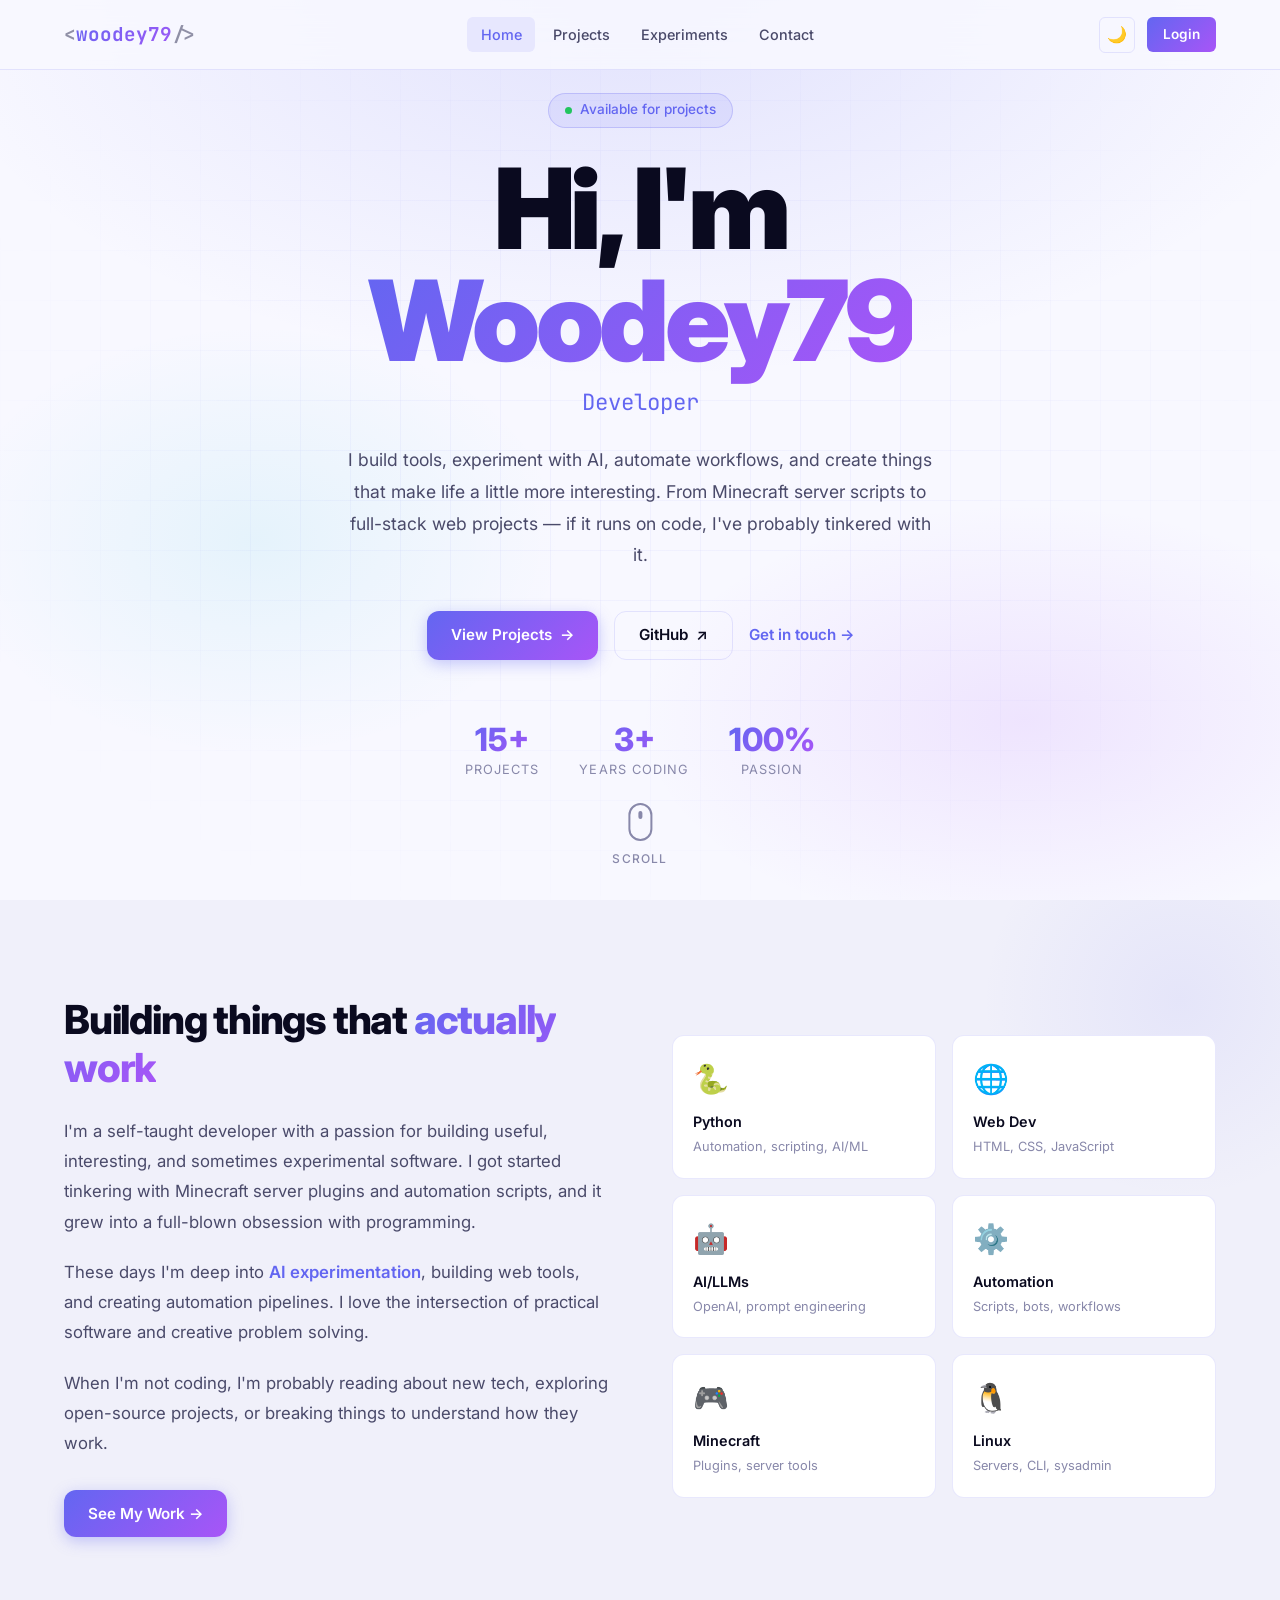
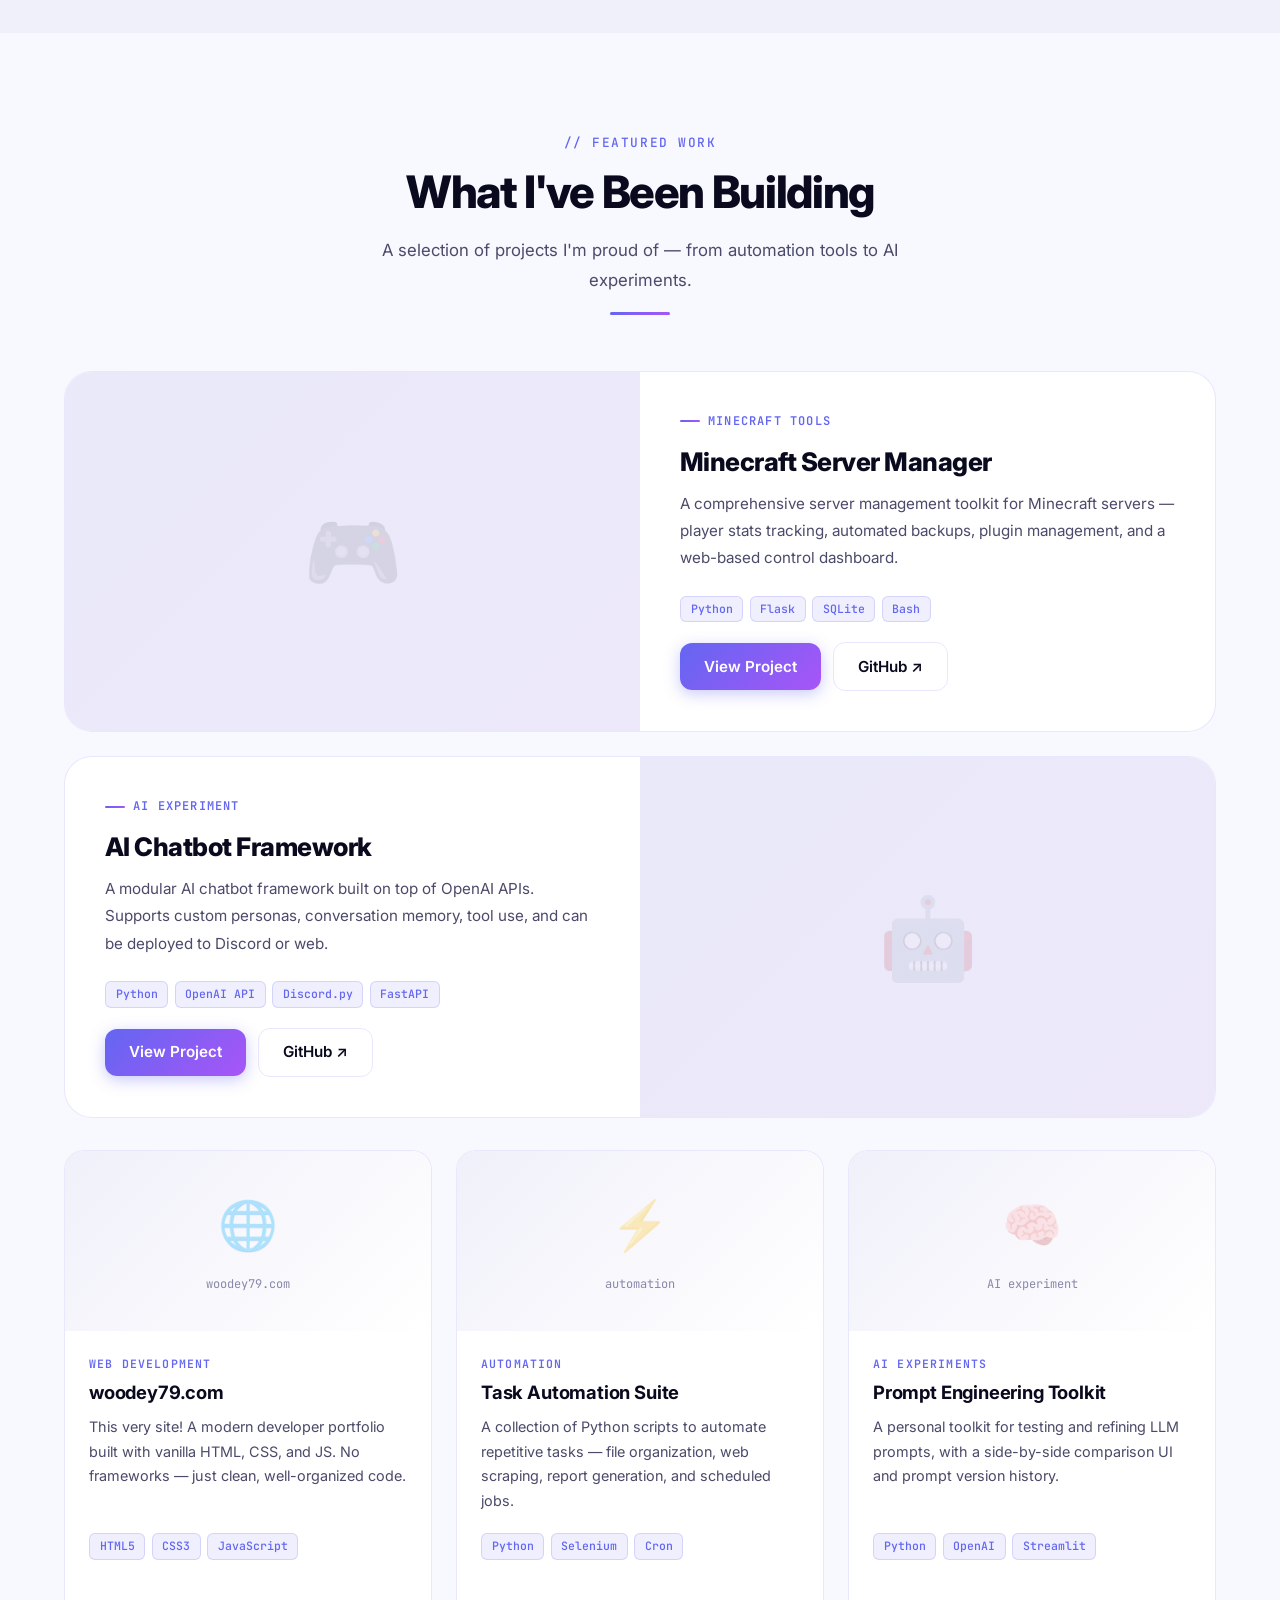
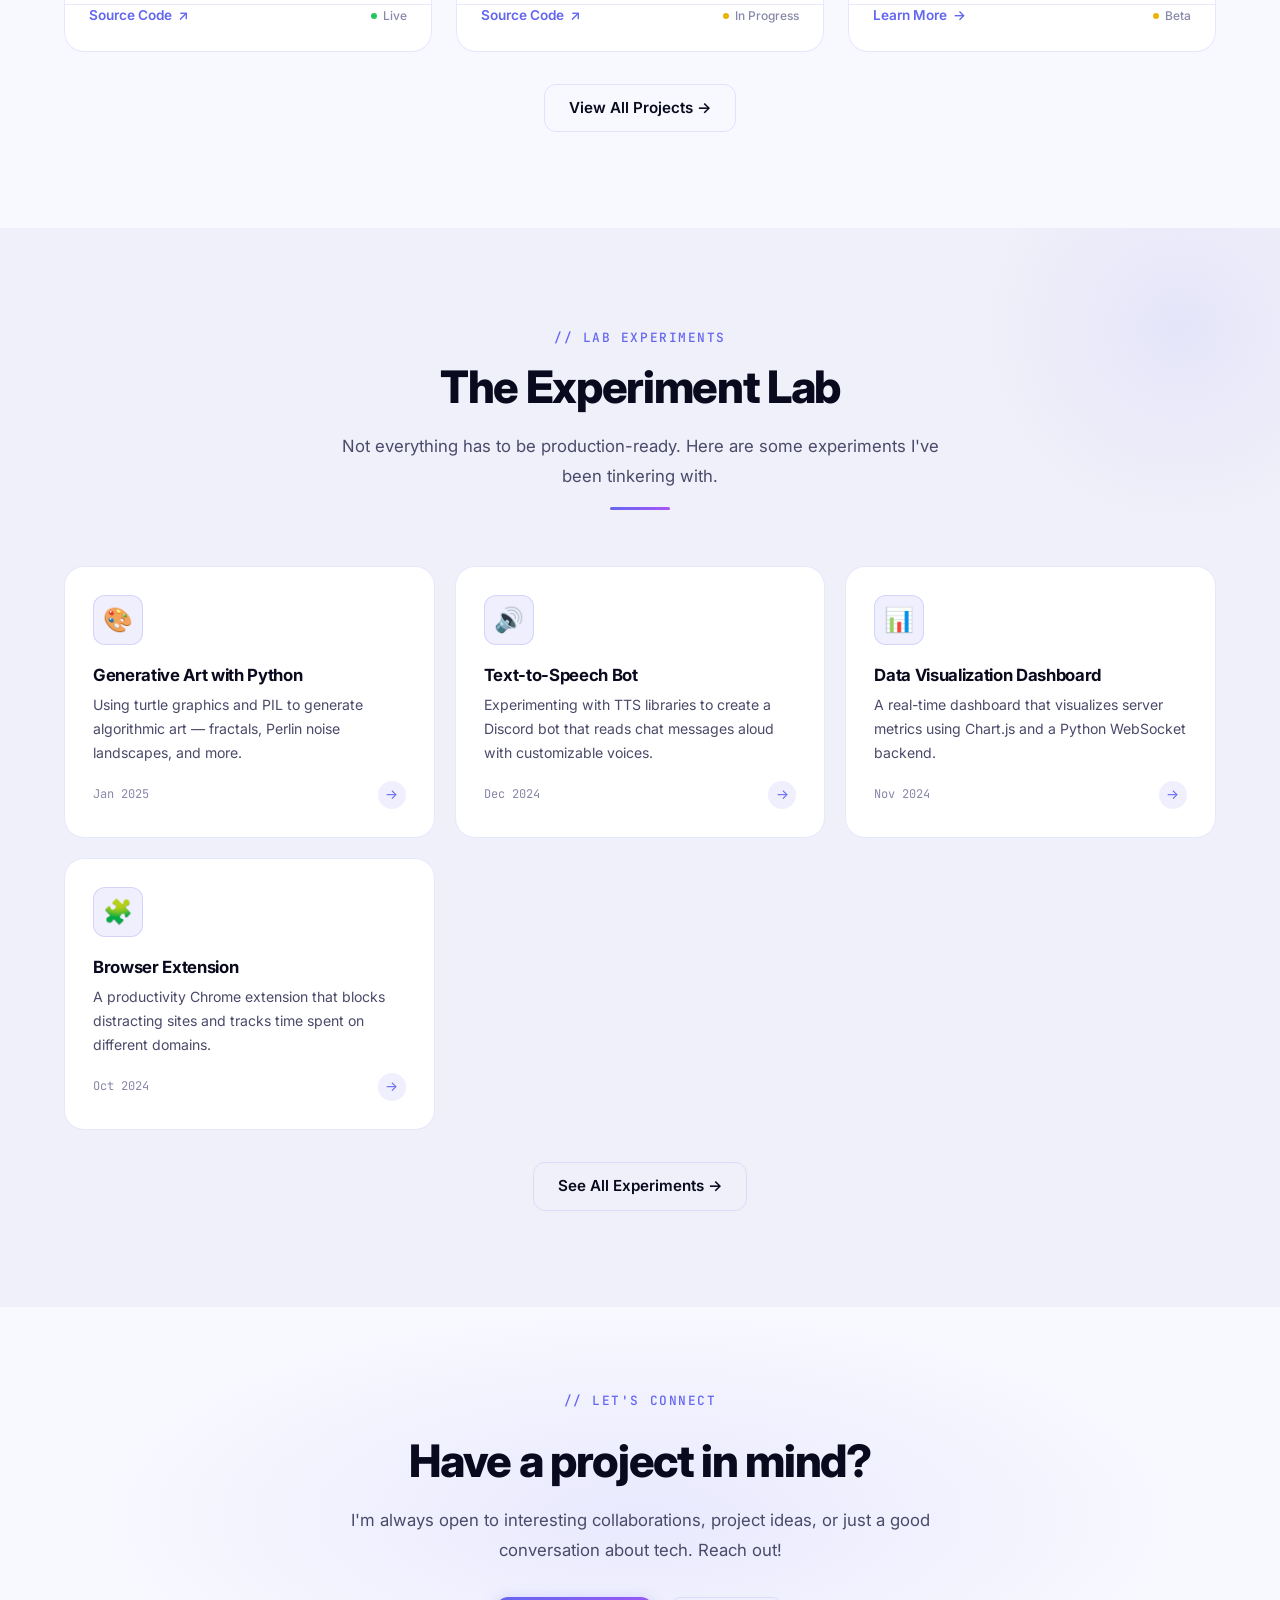
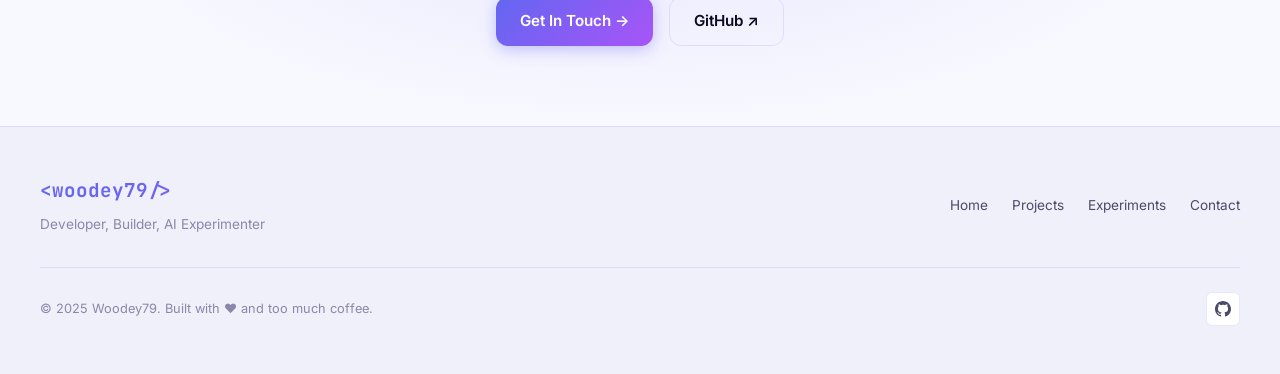
<file: index.html>
<!DOCTYPE html>
<html lang="en">
<head>
  <meta charset="UTF-8" />
  <meta name="viewport" content="width=device-width, initial-scale=1.0" />
  <meta name="description" content="Woodey79 - Developer, Builder, and AI Experimenter. Personal portfolio and project showcase." />
  <title>Woodey79 — Developer &amp; Builder</title>
  <link rel="stylesheet" href="css/style.css" />
  <link rel="icon" type="image/svg+xml" href="data:image/svg+xml,<svg xmlns='http://www.w3.org/2000/svg' viewBox='0 0 100 100'><text y='.9em' font-size='90'>🧱</text></svg>" />
</head>
<body>

  <!-- ==================== NAVIGATION ==================== -->
  <nav class="nav" role="navigation" aria-label="Main navigation">
    <div class="nav-inner">
      <a href="index.html" class="nav-logo">
        <span>&lt;</span>woodey79<span>/&gt;</span>
      </a>

      <ul class="nav-links">
        <li><a href="index.html" class="active">Home</a></li>
        <li><a href="projects.html">Projects</a></li>
        <li><a href="experiments.html">Experiments</a></li>
        <li><a href="contact.html">Contact</a></li>
      </ul>

      <div class="nav-actions">
        <button class="theme-toggle" aria-label="Toggle dark/light mode">☀️</button>
        <a href="login.html" class="btn btn-nav">Login</a>
        <button class="nav-hamburger" aria-label="Toggle mobile menu" aria-expanded="false">
          <span></span><span></span><span></span>
        </button>
      </div>
    </div>
  </nav>

  <!-- Mobile Nav -->
  <div class="mobile-nav" role="navigation" aria-label="Mobile navigation">
    <a href="index.html" class="active">Home</a>
    <a href="projects.html">Projects</a>
    <a href="experiments.html">Experiments</a>
    <a href="contact.html">Contact</a>
    <a href="login.html">Login</a>
  </div>

  <!-- ==================== HERO ==================== -->
  <section class="hero" aria-labelledby="hero-title">
    <canvas id="hero-canvas" aria-hidden="true"></canvas>
    <div class="hero-bg" aria-hidden="true"></div>
    <div class="hero-grid" aria-hidden="true"></div>

    <div class="hero-content">
      <div class="hero-badge">
        <span class="dot" aria-hidden="true"></span>
        Available for projects
      </div>

      <h1 class="hero-title" id="hero-title">
        Hi, I'm <span class="name">Woodey79</span>
      </h1>

      <p class="hero-subtitle">
        <span class="hero-typewriter" aria-live="polite">Developer</span>
      </p>

      <p class="hero-description">
        I build tools, experiment with AI, automate workflows, and create things
        that make life a little more interesting. From Minecraft server scripts to
        full-stack web projects — if it runs on code, I've probably tinkered with it.
      </p>

      <div class="hero-actions">
        <a href="projects.html" class="btn btn-primary">
          <span>View Projects</span>
          <span aria-hidden="true">→</span>
        </a>
        <a href="https://github.com" target="_blank" rel="noopener noreferrer" class="btn btn-secondary">
          <span>GitHub</span>
          <span aria-hidden="true">↗</span>
        </a>
        <a href="contact.html" class="btn btn-ghost">
          Get in touch →
        </a>
      </div>

      <div class="hero-stats">
        <div class="stat-item">
          <span class="stat-number" data-count="15" data-suffix="+">15+</span>
          <span class="stat-label">Projects</span>
        </div>
        <div class="stat-item">
          <span class="stat-number" data-count="3" data-suffix="+">3+</span>
          <span class="stat-label">Years Coding</span>
        </div>
        <div class="stat-item">
          <span class="stat-number" data-count="100" data-suffix="%">100%</span>
          <span class="stat-label">Passion</span>
        </div>
      </div>
    </div>

    <div class="scroll-indicator" aria-hidden="true">
      <div class="scroll-mouse"></div>
      <span>Scroll</span>
    </div>
  </section>

  <!-- ==================== ABOUT / SKILLS ==================== -->
  <section class="about-section" aria-labelledby="about-title">
    <div class="container">
      <div class="about-grid">
        <div class="about-text animate-on-scroll">
          <h2 id="about-title">Building things that <span class="gradient-text">actually work</span></h2>
          <p>
            I'm a self-taught developer with a passion for building useful, interesting,
            and sometimes experimental software. I got started tinkering with Minecraft
            server plugins and automation scripts, and it grew into a full-blown obsession
            with programming.
          </p>
          <p>
            These days I'm deep into <span class="highlight">AI experimentation</span>,
            building web tools, and creating automation pipelines. I love the intersection
            of practical software and creative problem solving.
          </p>
          <p>
            When I'm not coding, I'm probably reading about new tech, exploring open-source
            projects, or breaking things to understand how they work.
          </p>
          <div class="mt-2">
            <a href="projects.html" class="btn btn-primary">See My Work →</a>
          </div>
        </div>

        <div class="skills-grid animate-on-scroll delay-2">
          <div class="skill-card">
            <div class="skill-icon" aria-hidden="true">🐍</div>
            <div class="skill-name">Python</div>
            <div class="skill-desc">Automation, scripting, AI/ML</div>
          </div>
          <div class="skill-card">
            <div class="skill-icon" aria-hidden="true">🌐</div>
            <div class="skill-name">Web Dev</div>
            <div class="skill-desc">HTML, CSS, JavaScript</div>
          </div>
          <div class="skill-card">
            <div class="skill-icon" aria-hidden="true">🤖</div>
            <div class="skill-name">AI/LLMs</div>
            <div class="skill-desc">OpenAI, prompt engineering</div>
          </div>
          <div class="skill-card">
            <div class="skill-icon" aria-hidden="true">⚙️</div>
            <div class="skill-name">Automation</div>
            <div class="skill-desc">Scripts, bots, workflows</div>
          </div>
          <div class="skill-card">
            <div class="skill-icon" aria-hidden="true">🎮</div>
            <div class="skill-name">Minecraft</div>
            <div class="skill-desc">Plugins, server tools</div>
          </div>
          <div class="skill-card">
            <div class="skill-icon" aria-hidden="true">🐧</div>
            <div class="skill-name">Linux</div>
            <div class="skill-desc">Servers, CLI, sysadmin</div>
          </div>
        </div>
      </div>
    </div>
  </section>

  <!-- ==================== FEATURED PROJECTS ==================== -->
  <section class="projects-section" aria-labelledby="featured-title">
    <div class="container">
      <div class="section-header animate-on-scroll">
        <span class="section-tag">// featured work</span>
        <h2 class="section-title" id="featured-title">What I've Been Building</h2>
        <p class="section-desc">
          A selection of projects I'm proud of — from automation tools to AI experiments.
        </p>
        <div class="divider" aria-hidden="true"></div>
      </div>

      <!-- Featured large cards -->
      <div class="featured-grid mb-2">

        <article class="featured-card animate-on-scroll">
          <div class="featured-image" aria-hidden="true">
            <span class="icon-large">🎮</span>
            <div class="featured-image-overlay"></div>
          </div>
          <div class="featured-body">
            <div class="featured-tag">Minecraft Tools</div>
            <h3 class="featured-title">Minecraft Server Manager</h3>
            <p class="featured-desc">
              A comprehensive server management toolkit for Minecraft servers — player stats tracking,
              automated backups, plugin management, and a web-based control dashboard.
            </p>
            <div class="tech-tags">
              <span class="tech-tag">Python</span>
              <span class="tech-tag">Flask</span>
              <span class="tech-tag">SQLite</span>
              <span class="tech-tag">Bash</span>
            </div>
            <div class="featured-actions">
              <a href="projects.html" class="btn btn-primary">View Project</a>
              <a href="https://github.com" target="_blank" rel="noopener noreferrer" class="btn btn-secondary">GitHub ↗</a>
            </div>
          </div>
        </article>

        <article class="featured-card animate-on-scroll delay-1">
          <div class="featured-image" aria-hidden="true">
            <span class="icon-large">🤖</span>
            <div class="featured-image-overlay"></div>
          </div>
          <div class="featured-body">
            <div class="featured-tag">AI Experiment</div>
            <h3 class="featured-title">AI Chatbot Framework</h3>
            <p class="featured-desc">
              A modular AI chatbot framework built on top of OpenAI APIs. Supports custom personas,
              conversation memory, tool use, and can be deployed to Discord or web.
            </p>
            <div class="tech-tags">
              <span class="tech-tag">Python</span>
              <span class="tech-tag">OpenAI API</span>
              <span class="tech-tag">Discord.py</span>
              <span class="tech-tag">FastAPI</span>
            </div>
            <div class="featured-actions">
              <a href="projects.html" class="btn btn-primary">View Project</a>
              <a href="https://github.com" target="_blank" rel="noopener noreferrer" class="btn btn-secondary">GitHub ↗</a>
            </div>
          </div>
        </article>

      </div>

      <!-- More project cards -->
      <div class="projects-grid">

        <article class="project-card animate-on-scroll" data-category="web">
          <div class="card-image">
            <div class="card-image-placeholder">
              <span class="icon" aria-hidden="true">🌐</span>
              <span class="card-image-label">woodey79.com</span>
            </div>
          </div>
          <div class="card-body">
            <div class="card-category">Web Development</div>
            <h3 class="card-title">woodey79.com</h3>
            <p class="card-desc">
              This very site! A modern developer portfolio built with vanilla HTML, CSS, and JS.
              No frameworks — just clean, well-organized code.
            </p>
            <div class="tech-tags">
              <span class="tech-tag">HTML5</span>
              <span class="tech-tag">CSS3</span>
              <span class="tech-tag">JavaScript</span>
            </div>
          </div>
          <div class="card-footer" style="padding: 0 1.5rem 1.5rem;">
            <a href="https://github.com" target="_blank" rel="noopener noreferrer" class="card-link">
              Source Code <span aria-hidden="true">↗</span>
            </a>
            <div class="card-status">
              <span class="status-dot" aria-hidden="true"></span>
              <span class="text-muted" style="font-size:0.75rem;">Live</span>
            </div>
          </div>
        </article>

        <article class="project-card animate-on-scroll delay-1" data-category="automation">
          <div class="card-image">
            <div class="card-image-placeholder">
              <span class="icon" aria-hidden="true">⚡</span>
              <span class="card-image-label">automation</span>
            </div>
          </div>
          <div class="card-body">
            <div class="card-category">Automation</div>
            <h3 class="card-title">Task Automation Suite</h3>
            <p class="card-desc">
              A collection of Python scripts to automate repetitive tasks — file organization,
              web scraping, report generation, and scheduled jobs.
            </p>
            <div class="tech-tags">
              <span class="tech-tag">Python</span>
              <span class="tech-tag">Selenium</span>
              <span class="tech-tag">Cron</span>
            </div>
          </div>
          <div class="card-footer" style="padding: 0 1.5rem 1.5rem;">
            <a href="https://github.com" target="_blank" rel="noopener noreferrer" class="card-link">
              Source Code <span aria-hidden="true">↗</span>
            </a>
            <div class="card-status">
              <span class="status-dot yellow" aria-hidden="true"></span>
              <span class="text-muted" style="font-size:0.75rem;">In Progress</span>
            </div>
          </div>
        </article>

        <article class="project-card animate-on-scroll delay-2" data-category="ai">
          <div class="card-image">
            <div class="card-image-placeholder">
              <span class="icon" aria-hidden="true">🧠</span>
              <span class="card-image-label">AI experiment</span>
            </div>
          </div>
          <div class="card-body">
            <div class="card-category">AI Experiments</div>
            <h3 class="card-title">Prompt Engineering Toolkit</h3>
            <p class="card-desc">
              A personal toolkit for testing and refining LLM prompts, with a side-by-side
              comparison UI and prompt version history.
            </p>
            <div class="tech-tags">
              <span class="tech-tag">Python</span>
              <span class="tech-tag">OpenAI</span>
              <span class="tech-tag">Streamlit</span>
            </div>
          </div>
          <div class="card-footer" style="padding: 0 1.5rem 1.5rem;">
            <a href="projects.html" class="card-link">
              Learn More <span aria-hidden="true">→</span>
            </a>
            <div class="card-status">
              <span class="status-dot yellow" aria-hidden="true"></span>
              <span class="text-muted" style="font-size:0.75rem;">Beta</span>
            </div>
          </div>
        </article>

      </div>

      <div class="text-center mt-2 animate-on-scroll">
        <a href="projects.html" class="btn btn-secondary">View All Projects →</a>
      </div>
    </div>
  </section>

  <!-- ==================== EXPERIMENTS TEASER ==================== -->
  <section class="about-section" aria-labelledby="experiments-title">
    <div class="container">
      <div class="section-header animate-on-scroll">
        <span class="section-tag">// lab experiments</span>
        <h2 class="section-title" id="experiments-title">The Experiment Lab</h2>
        <p class="section-desc">
          Not everything has to be production-ready. Here are some experiments
          I've been tinkering with.
        </p>
        <div class="divider" aria-hidden="true"></div>
      </div>

      <div class="experiments-grid">

        <article class="experiment-card animate-on-scroll">
          <div class="exp-icon" aria-hidden="true">🎨</div>
          <h3 class="exp-title">Generative Art with Python</h3>
          <p class="exp-desc">
            Using turtle graphics and PIL to generate algorithmic art — fractals,
            Perlin noise landscapes, and more.
          </p>
          <div class="exp-meta">
            <span class="exp-date">Jan 2025</span>
            <span class="exp-arrow" aria-hidden="true">→</span>
          </div>
        </article>

        <article class="experiment-card animate-on-scroll delay-1">
          <div class="exp-icon" aria-hidden="true">🔊</div>
          <h3 class="exp-title">Text-to-Speech Bot</h3>
          <p class="exp-desc">
            Experimenting with TTS libraries to create a Discord bot that reads
            chat messages aloud with customizable voices.
          </p>
          <div class="exp-meta">
            <span class="exp-date">Dec 2024</span>
            <span class="exp-arrow" aria-hidden="true">→</span>
          </div>
        </article>

        <article class="experiment-card animate-on-scroll delay-2">
          <div class="exp-icon" aria-hidden="true">📊</div>
          <h3 class="exp-title">Data Visualization Dashboard</h3>
          <p class="exp-desc">
            A real-time dashboard that visualizes server metrics using Chart.js
            and a Python WebSocket backend.
          </p>
          <div class="exp-meta">
            <span class="exp-date">Nov 2024</span>
            <span class="exp-arrow" aria-hidden="true">→</span>
          </div>
        </article>

        <article class="experiment-card animate-on-scroll delay-3">
          <div class="exp-icon" aria-hidden="true">🧩</div>
          <h3 class="exp-title">Browser Extension</h3>
          <p class="exp-desc">
            A productivity Chrome extension that blocks distracting sites and
            tracks time spent on different domains.
          </p>
          <div class="exp-meta">
            <span class="exp-date">Oct 2024</span>
            <span class="exp-arrow" aria-hidden="true">→</span>
          </div>
        </article>

      </div>

      <div class="text-center mt-2 animate-on-scroll">
        <a href="experiments.html" class="btn btn-secondary">See All Experiments →</a>
      </div>
    </div>
  </section>

  <!-- ==================== CTA ==================== -->
  <section style="padding: 5rem 1.5rem; text-align: center; position: relative; overflow: hidden;">
    <div style="position: absolute; inset: 0; background: radial-gradient(ellipse 60% 70% at 50% 50%, rgba(99,102,241,0.1) 0%, transparent 70%); pointer-events: none;" aria-hidden="true"></div>
    <div class="container" style="position: relative; z-index: 1;">
      <div class="animate-on-scroll">
        <span class="section-tag">// let's connect</span>
        <h2 class="section-title" style="margin-top: 0.75rem;">Have a project in mind?</h2>
        <p class="section-desc" style="margin-bottom: 2rem;">
          I'm always open to interesting collaborations, project ideas, or just a good conversation
          about tech. Reach out!
        </p>
        <div style="display: flex; gap: 1rem; justify-content: center; flex-wrap: wrap;">
          <a href="contact.html" class="btn btn-primary">Get In Touch →</a>
          <a href="https://github.com" target="_blank" rel="noopener noreferrer" class="btn btn-secondary">GitHub ↗</a>
        </div>
      </div>
    </div>
  </section>

  <!-- ==================== FOOTER ==================== -->
  <footer class="footer">
    <div class="footer-inner">
      <div class="footer-brand">
        <div class="logo">&lt;woodey79/&gt;</div>
        <p>Developer, Builder, AI Experimenter</p>
      </div>
      <ul class="footer-links">
        <li><a href="index.html">Home</a></li>
        <li><a href="projects.html">Projects</a></li>
        <li><a href="experiments.html">Experiments</a></li>
        <li><a href="contact.html">Contact</a></li>
      </ul>
    </div>
    <div class="footer-bottom">
      <p>&copy; 2025 Woodey79. Built with ♥ and too much coffee.</p>
      <div class="footer-socials">
        <a href="https://github.com" target="_blank" rel="noopener noreferrer" class="social-btn" aria-label="GitHub">
          <svg width="16" height="16" fill="currentColor" viewBox="0 0 24 24" aria-hidden="true">
            <path d="M12 0C5.374 0 0 5.373 0 12c0 5.302 3.438 9.8 8.207 11.387.599.111.793-.261.793-.577v-2.234c-3.338.726-4.033-1.416-4.033-1.416-.546-1.387-1.333-1.756-1.333-1.756-1.089-.745.083-.729.083-.729 1.205.084 1.839 1.237 1.839 1.237 1.07 1.834 2.807 1.304 3.492.997.107-.775.418-1.305.762-1.604-2.665-.305-5.467-1.334-5.467-5.931 0-1.311.469-2.381 1.236-3.221-.124-.303-.535-1.524.117-3.176 0 0 1.008-.322 3.301 1.23A11.509 11.509 0 0112 5.803c1.02.005 2.047.138 3.006.404 2.291-1.552 3.297-1.23 3.297-1.23.653 1.653.242 2.874.118 3.176.77.84 1.235 1.911 1.235 3.221 0 4.609-2.807 5.624-5.479 5.921.43.372.823 1.102.823 2.222v3.293c0 .319.192.694.801.576C20.566 21.797 24 17.3 24 12c0-6.627-5.373-12-12-12z"/>
          </svg>
        </a>
      </div>
    </div>
  </footer>

  <script src="js/main.js"></script>
</body>
</html>
</file>
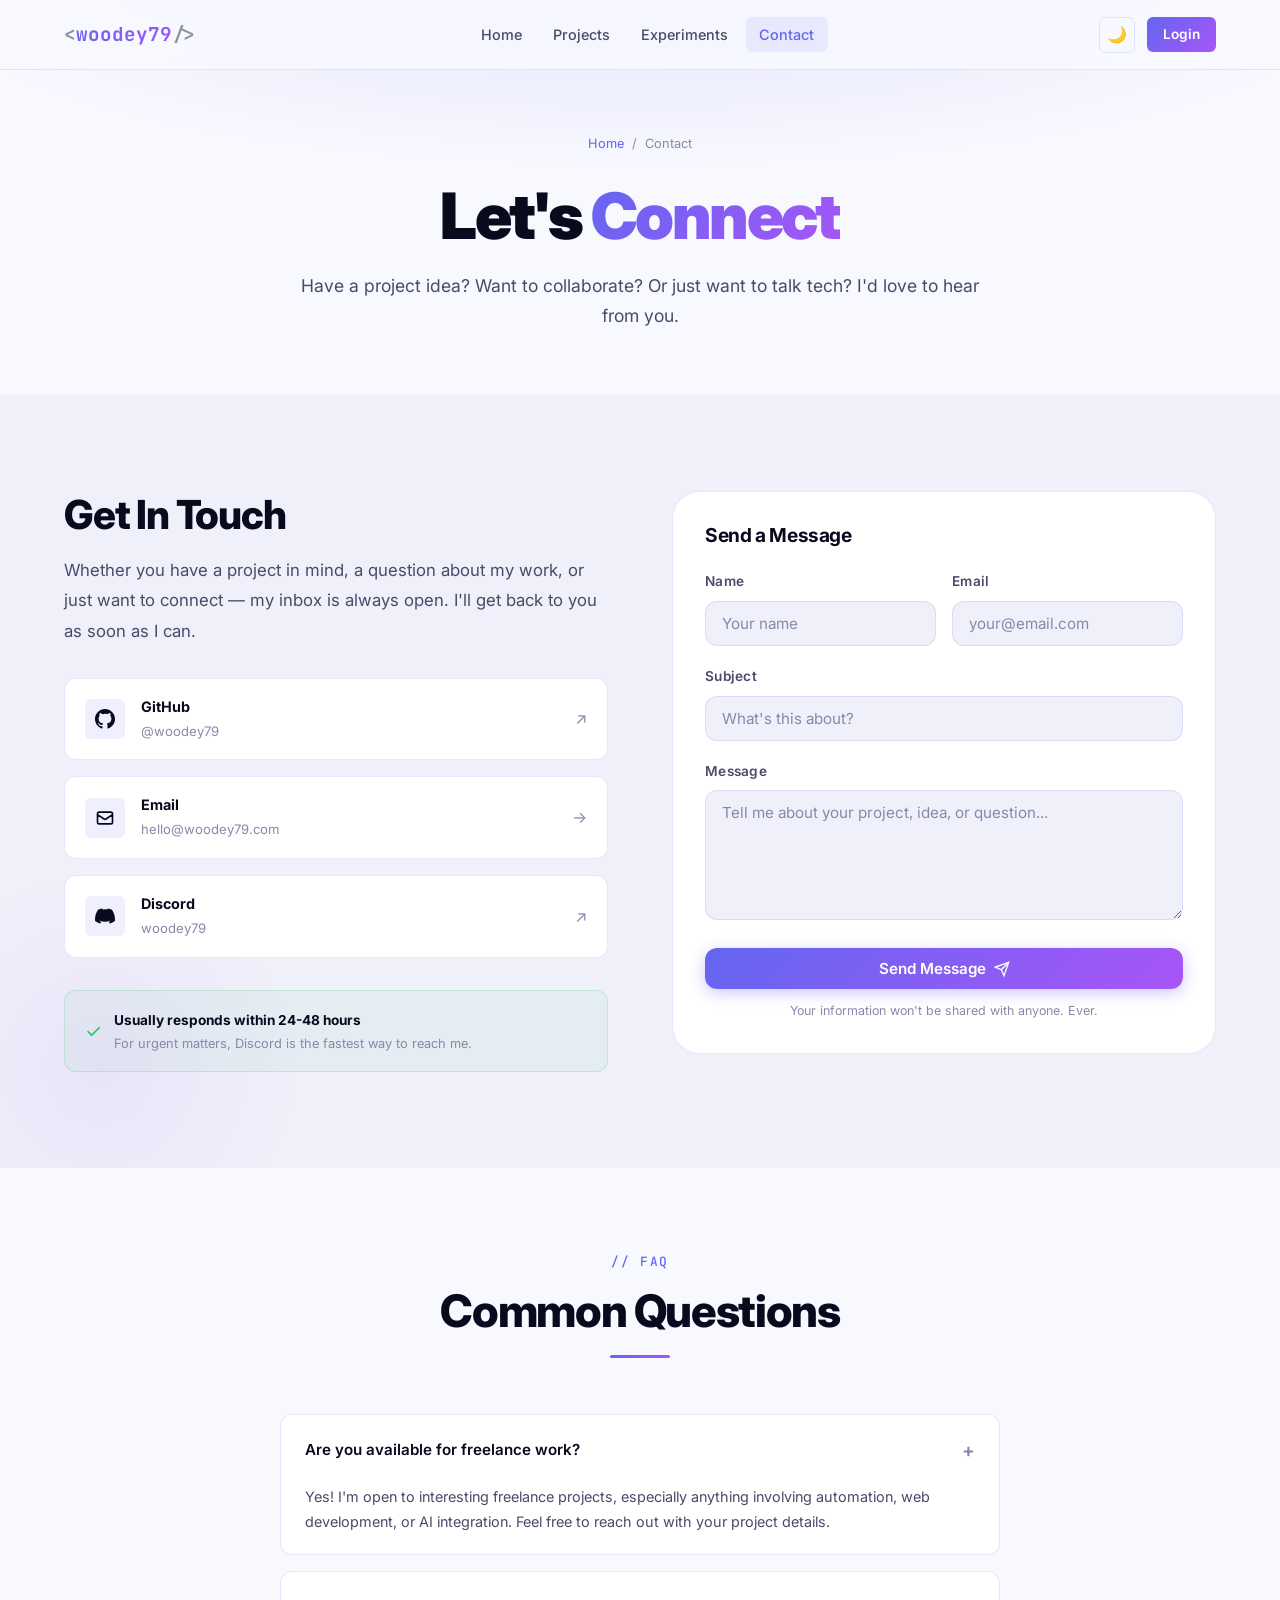
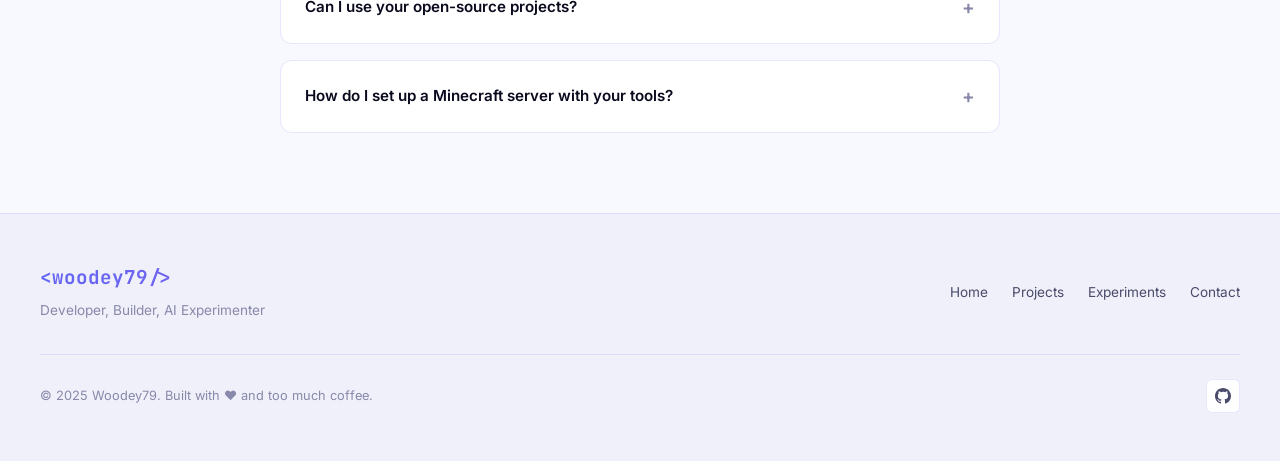
<file: contact.html>
<!DOCTYPE html>
<html lang="en">
<head>
  <meta charset="UTF-8" />
  <meta name="viewport" content="width=device-width, initial-scale=1.0" />
  <meta name="description" content="Contact Woodey79 — Get in touch for collaborations, questions, or just to say hi." />
  <title>Contact — Woodey79</title>
  <link rel="stylesheet" href="css/style.css" />
  <link rel="icon" type="image/svg+xml" href="data:image/svg+xml,<svg xmlns='http://www.w3.org/2000/svg' viewBox='0 0 100 100'><text y='.9em' font-size='90'>🧱</text></svg>" />
</head>
<body>

  <!-- ==================== NAVIGATION ==================== -->
  <nav class="nav" role="navigation" aria-label="Main navigation">
    <div class="nav-inner">
      <a href="index.html" class="nav-logo">
        <span>&lt;</span>woodey79<span>/&gt;</span>
      </a>

      <ul class="nav-links">
        <li><a href="index.html">Home</a></li>
        <li><a href="projects.html">Projects</a></li>
        <li><a href="experiments.html">Experiments</a></li>
        <li><a href="contact.html" class="active">Contact</a></li>
      </ul>

      <div class="nav-actions">
        <button class="theme-toggle" aria-label="Toggle dark/light mode">☀️</button>
        <a href="login.html" class="btn btn-nav">Login</a>
        <button class="nav-hamburger" aria-label="Toggle mobile menu">
          <span></span><span></span><span></span>
        </button>
      </div>
    </div>
  </nav>

  <!-- Mobile Nav -->
  <div class="mobile-nav" role="navigation" aria-label="Mobile navigation">
    <a href="index.html">Home</a>
    <a href="projects.html">Projects</a>
    <a href="experiments.html">Experiments</a>
    <a href="contact.html" class="active">Contact</a>
    <a href="login.html">Login</a>
  </div>

  <!-- ==================== PAGE HERO ==================== -->
  <div class="page-hero">
    <div class="page-hero-content">
      <div class="breadcrumb">
        <a href="index.html">Home</a>
        <span>/</span>
        <span>Contact</span>
      </div>
      <h1>
        Let's <span class="gradient-text">Connect</span>
      </h1>
      <p>
        Have a project idea? Want to collaborate? Or just want to talk tech?
        I'd love to hear from you.
      </p>
    </div>
  </div>

  <!-- ==================== CONTACT CONTENT ==================== -->
  <section class="contact-section">
    <div class="container">
      <div class="contact-grid">

        <!-- Contact Info -->
        <div class="contact-info animate-on-scroll">
          <h2>Get In Touch</h2>
          <p>
            Whether you have a project in mind, a question about my work, or just
            want to connect — my inbox is always open. I'll get back to you as soon
            as I can.
          </p>

          <div class="contact-links">

            <a href="https://github.com" target="_blank" rel="noopener noreferrer" class="contact-link-item">
              <div class="contact-link-icon" aria-hidden="true">
                <svg width="20" height="20" fill="currentColor" viewBox="0 0 24 24" aria-hidden="true">
                  <path d="M12 0C5.374 0 0 5.373 0 12c0 5.302 3.438 9.8 8.207 11.387.599.111.793-.261.793-.577v-2.234c-3.338.726-4.033-1.416-4.033-1.416-.546-1.387-1.333-1.756-1.333-1.756-1.089-.745.083-.729.083-.729 1.205.084 1.839 1.237 1.839 1.237 1.07 1.834 2.807 1.304 3.492.997.107-.775.418-1.305.762-1.604-2.665-.305-5.467-1.334-5.467-5.931 0-1.311.469-2.381 1.236-3.221-.124-.303-.535-1.524.117-3.176 0 0 1.008-.322 3.301 1.23A11.509 11.509 0 0112 5.803c1.02.005 2.047.138 3.006.404 2.291-1.552 3.297-1.23 3.297-1.23.653 1.653.242 2.874.118 3.176.77.84 1.235 1.911 1.235 3.221 0 4.609-2.807 5.624-5.479 5.921.43.372.823 1.102.823 2.222v3.293c0 .319.192.694.801.576C20.566 21.797 24 17.3 24 12c0-6.627-5.373-12-12-12z"/>
                </svg>
              </div>
              <div class="contact-link-text">
                <strong>GitHub</strong>
                <span>@woodey79</span>
              </div>
              <span style="margin-left: auto; color: var(--text-muted);" aria-hidden="true">↗</span>
            </a>

            <a href="mailto:hello@woodey79.com" class="contact-link-item">
              <div class="contact-link-icon" aria-hidden="true">
                <svg width="20" height="20" fill="none" stroke="currentColor" stroke-width="2" viewBox="0 0 24 24" aria-hidden="true">
                  <path d="M3 8l7.89 5.26a2 2 0 002.22 0L21 8M5 19h14a2 2 0 002-2V7a2 2 0 00-2-2H5a2 2 0 00-2 2v10a2 2 0 002 2z"/>
                </svg>
              </div>
              <div class="contact-link-text">
                <strong>Email</strong>
                <span>hello@woodey79.com</span>
              </div>
              <span style="margin-left: auto; color: var(--text-muted);" aria-hidden="true">→</span>
            </a>

            <a href="https://discord.com" target="_blank" rel="noopener noreferrer" class="contact-link-item">
              <div class="contact-link-icon" aria-hidden="true">
                <svg width="20" height="20" fill="currentColor" viewBox="0 0 24 24" aria-hidden="true">
                  <path d="M20.317 4.37a19.791 19.791 0 0 0-4.885-1.515.074.074 0 0 0-.079.037c-.21.375-.444.864-.608 1.25a18.27 18.27 0 0 0-5.487 0 12.64 12.64 0 0 0-.617-1.25.077.077 0 0 0-.079-.037A19.736 19.736 0 0 0 3.677 4.37a.07.07 0 0 0-.032.027C.533 9.046-.32 13.58.099 18.057a.082.082 0 0 0 .031.057 19.9 19.9 0 0 0 5.993 3.03.078.078 0 0 0 .084-.028c.462-.63.874-1.295 1.226-1.994a.076.076 0 0 0-.041-.106 13.107 13.107 0 0 1-1.872-.892.077.077 0 0 1-.008-.128 10.2 10.2 0 0 0 .372-.292.074.074 0 0 1 .077-.01c3.928 1.793 8.18 1.793 12.062 0a.074.074 0 0 1 .078.01c.12.098.246.198.373.292a.077.077 0 0 1-.006.127 12.299 12.299 0 0 1-1.873.892.077.077 0 0 0-.041.107c.36.698.772 1.362 1.225 1.993a.076.076 0 0 0 .084.028 19.839 19.839 0 0 0 6.002-3.03.077.077 0 0 0 .032-.054c.5-5.177-.838-9.674-3.549-13.66a.061.061 0 0 0-.031-.03z"/>
                </svg>
              </div>
              <div class="contact-link-text">
                <strong>Discord</strong>
                <span>woodey79</span>
              </div>
              <span style="margin-left: auto; color: var(--text-muted);" aria-hidden="true">↗</span>
            </a>

          </div>

          <!-- Response time notice -->
          <div style="
            margin-top: 2rem;
            padding: 1rem 1.25rem;
            background: rgba(34, 197, 94, 0.05);
            border: 1px solid rgba(34, 197, 94, 0.2);
            border-radius: var(--radius-md);
            display: flex;
            align-items: center;
            gap: 0.75rem;
          ">
            <span style="color: var(--green); font-size: 1.2rem;" aria-hidden="true">✓</span>
            <div>
              <strong style="font-size: 0.85rem; color: var(--text-primary);">Usually responds within 24-48 hours</strong>
              <p style="font-size: 0.8rem; margin: 0; color: var(--text-muted);">For urgent matters, Discord is the fastest way to reach me.</p>
            </div>
          </div>
        </div>

        <!-- Contact Form -->
        <div class="animate-on-scroll delay-2">
          <form class="contact-form" id="contact-form" novalidate>
            <h3 style="font-size: 1.2rem; font-weight: 700; color: var(--text-primary); margin-bottom: 1.5rem;">
              Send a Message
            </h3>

            <div style="display: grid; grid-template-columns: 1fr 1fr; gap: 1rem;">
              <div class="form-group">
                <label class="form-label" for="contact-name">Name</label>
                <input
                  type="text"
                  id="contact-name"
                  name="name"
                  class="form-input"
                  placeholder="Your name"
                  required
                  autocomplete="name"
                />
              </div>
              <div class="form-group">
                <label class="form-label" for="contact-email">Email</label>
                <input
                  type="email"
                  id="contact-email"
                  name="email"
                  class="form-input"
                  placeholder="your@email.com"
                  required
                  autocomplete="email"
                />
              </div>
            </div>

            <div class="form-group">
              <label class="form-label" for="contact-subject">Subject</label>
              <input
                type="text"
                id="contact-subject"
                name="subject"
                class="form-input"
                placeholder="What's this about?"
              />
            </div>

            <div class="form-group">
              <label class="form-label" for="contact-message">Message</label>
              <textarea
                id="contact-message"
                name="message"
                class="form-textarea"
                placeholder="Tell me about your project, idea, or question..."
                required
              ></textarea>
            </div>

            <button type="submit" class="btn btn-primary w-full" style="justify-content: center;">
              Send Message
              <svg width="16" height="16" fill="none" stroke="currentColor" stroke-width="2" viewBox="0 0 24 24" aria-hidden="true">
                <path d="M22 2L11 13M22 2l-7 20-4-9-9-4 20-7z"/>
              </svg>
            </button>

            <p style="font-size: 0.78rem; color: var(--text-muted); text-align: center; margin-top: 0.75rem;">
              Your information won't be shared with anyone. Ever.
            </p>
          </form>
        </div>

      </div>
    </div>
  </section>

  <!-- ==================== FAQ ==================== -->
  <section style="padding: 5rem 1.5rem;">
    <div class="container">
      <div class="section-header animate-on-scroll">
        <span class="section-tag">// FAQ</span>
        <h2 class="section-title">Common Questions</h2>
        <div class="divider" aria-hidden="true"></div>
      </div>

      <div style="max-width: 720px; margin: 0 auto; display: flex; flex-direction: column; gap: 1rem;">

        <details class="animate-on-scroll" style="
          background: var(--bg-card);
          border: 1px solid var(--border-color);
          border-radius: var(--radius-md);
          overflow: hidden;
          transition: border-color var(--transition-fast);
        " open>
          <summary style="
            padding: 1.25rem 1.5rem;
            font-weight: 600;
            color: var(--text-primary);
            cursor: pointer;
            list-style: none;
            display: flex;
            justify-content: space-between;
            align-items: center;
            font-size: 0.95rem;
          ">
            Are you available for freelance work?
            <span aria-hidden="true" style="color: var(--text-muted); font-size: 1.2rem;">+</span>
          </summary>
          <div style="padding: 0 1.5rem 1.25rem; color: var(--text-secondary); font-size: 0.9rem; line-height: 1.7;">
            Yes! I'm open to interesting freelance projects, especially anything involving automation,
            web development, or AI integration. Feel free to reach out with your project details.
          </div>
        </details>

        <details class="animate-on-scroll delay-1" style="
          background: var(--bg-card);
          border: 1px solid var(--border-color);
          border-radius: var(--radius-md);
          overflow: hidden;
        ">
          <summary style="
            padding: 1.25rem 1.5rem;
            font-weight: 600;
            color: var(--text-primary);
            cursor: pointer;
            list-style: none;
            display: flex;
            justify-content: space-between;
            align-items: center;
            font-size: 0.95rem;
          ">
            Can I use your open-source projects?
            <span aria-hidden="true" style="color: var(--text-muted); font-size: 1.2rem;">+</span>
          </summary>
          <div style="padding: 0 1.5rem 1.25rem; color: var(--text-secondary); font-size: 0.9rem; line-height: 1.7;">
            Absolutely. All my open-source projects are free to use under their respective licenses (usually MIT).
            I just appreciate a mention or a GitHub star if you find something useful!
          </div>
        </details>

        <details class="animate-on-scroll delay-2" style="
          background: var(--bg-card);
          border: 1px solid var(--border-color);
          border-radius: var(--radius-md);
          overflow: hidden;
        ">
          <summary style="
            padding: 1.25rem 1.5rem;
            font-weight: 600;
            color: var(--text-primary);
            cursor: pointer;
            list-style: none;
            display: flex;
            justify-content: space-between;
            align-items: center;
            font-size: 0.95rem;
          ">
            How do I set up a Minecraft server with your tools?
            <span aria-hidden="true" style="color: var(--text-muted); font-size: 1.2rem;">+</span>
          </summary>
          <div style="padding: 0 1.5rem 1.25rem; color: var(--text-secondary); font-size: 0.9rem; line-height: 1.7;">
            Each Minecraft tool has detailed setup instructions in its GitHub README. They're designed to be
            easy to install and configure. If you run into issues, open a GitHub issue or reach out on Discord.
          </div>
        </details>

      </div>
    </div>
  </section>

  <!-- ==================== FOOTER ==================== -->
  <footer class="footer">
    <div class="footer-inner">
      <div class="footer-brand">
        <div class="logo">&lt;woodey79/&gt;</div>
        <p>Developer, Builder, AI Experimenter</p>
      </div>
      <ul class="footer-links">
        <li><a href="index.html">Home</a></li>
        <li><a href="projects.html">Projects</a></li>
        <li><a href="experiments.html">Experiments</a></li>
        <li><a href="contact.html">Contact</a></li>
      </ul>
    </div>
    <div class="footer-bottom">
      <p>&copy; 2025 Woodey79. Built with ♥ and too much coffee.</p>
      <div class="footer-socials">
        <a href="https://github.com" target="_blank" rel="noopener noreferrer" class="social-btn" aria-label="GitHub">
          <svg width="16" height="16" fill="currentColor" viewBox="0 0 24 24" aria-hidden="true">
            <path d="M12 0C5.374 0 0 5.373 0 12c0 5.302 3.438 9.8 8.207 11.387.599.111.793-.261.793-.577v-2.234c-3.338.726-4.033-1.416-4.033-1.416-.546-1.387-1.333-1.756-1.333-1.756-1.089-.745.083-.729.083-.729 1.205.084 1.839 1.237 1.839 1.237 1.07 1.834 2.807 1.304 3.492.997.107-.775.418-1.305.762-1.604-2.665-.305-5.467-1.334-5.467-5.931 0-1.311.469-2.381 1.236-3.221-.124-.303-.535-1.524.117-3.176 0 0 1.008-.322 3.301 1.23A11.509 11.509 0 0112 5.803c1.02.005 2.047.138 3.006.404 2.291-1.552 3.297-1.23 3.297-1.23.653 1.653.242 2.874.118 3.176.77.84 1.235 1.911 1.235 3.221 0 4.609-2.807 5.624-5.479 5.921.43.372.823 1.102.823 2.222v3.293c0 .319.192.694.801.576C20.566 21.797 24 17.3 24 12c0-6.627-5.373-12-12-12z"/>
          </svg>
        </a>
      </div>
    </div>
  </footer>

  <script src="js/main.js"></script>
</body>
</html>
</file>
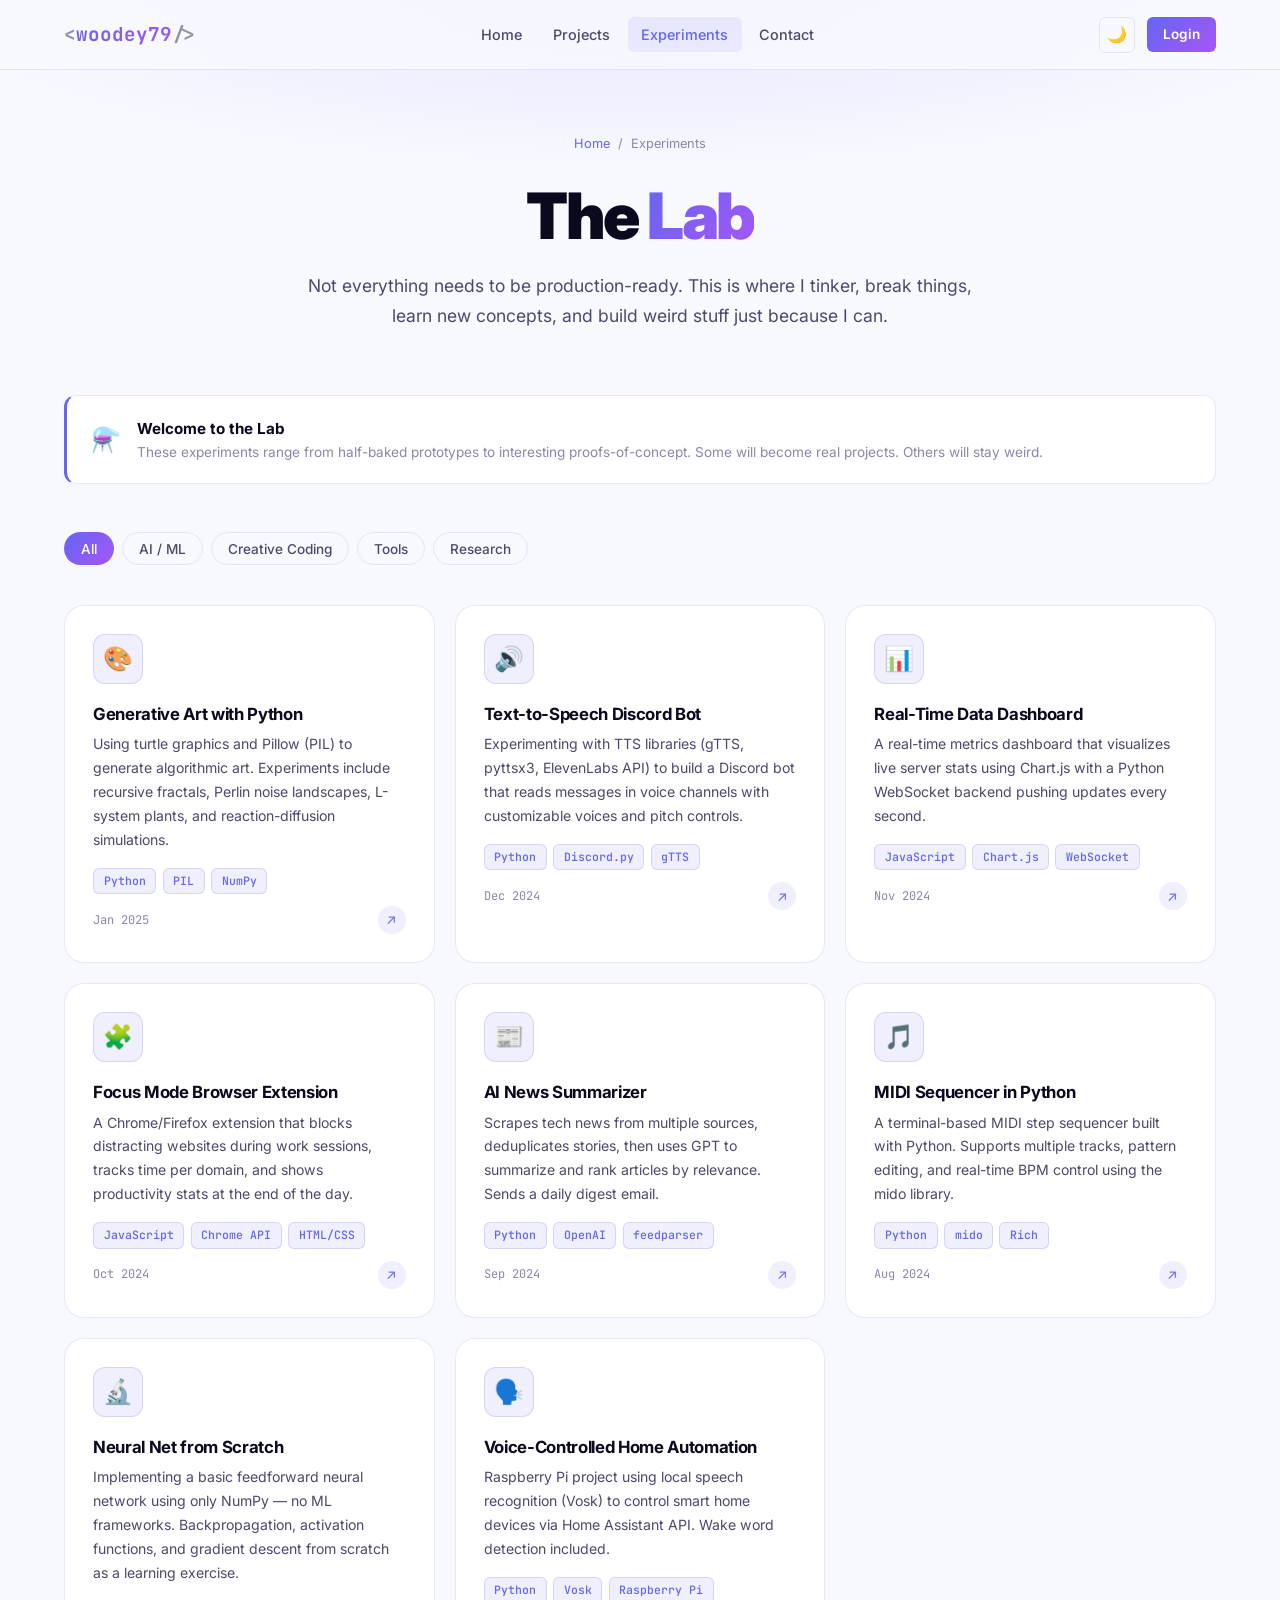
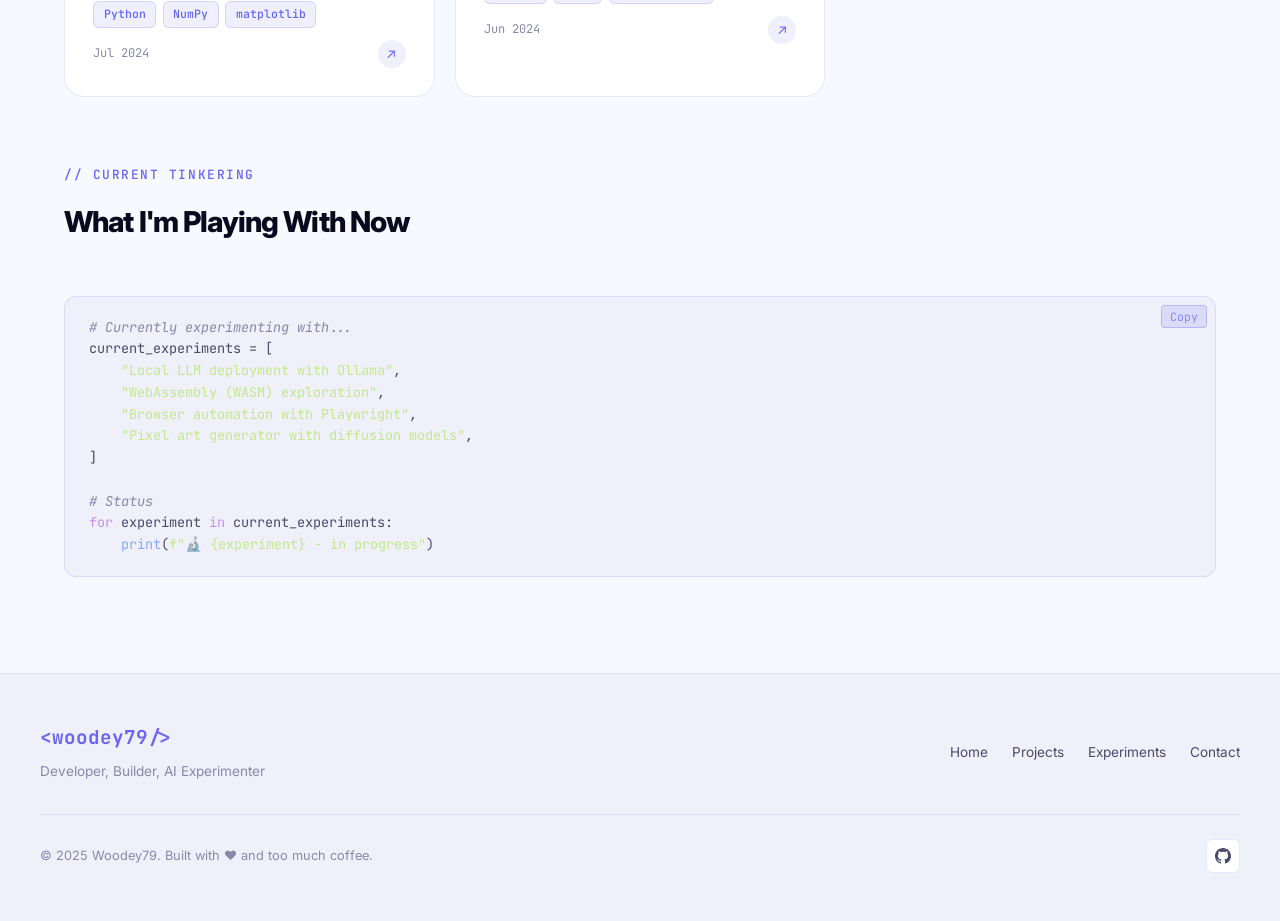
<file: experiments.html>
<!DOCTYPE html>
<html lang="en">
<head>
  <meta charset="UTF-8" />
  <meta name="viewport" content="width=device-width, initial-scale=1.0" />
  <meta name="description" content="Woodey79 Experiments — A lab of side projects, prototypes, and explorations." />
  <title>Experiments — Woodey79</title>
  <link rel="stylesheet" href="css/style.css" />
  <link rel="icon" type="image/svg+xml" href="data:image/svg+xml,<svg xmlns='http://www.w3.org/2000/svg' viewBox='0 0 100 100'><text y='.9em' font-size='90'>🧱</text></svg>" />
</head>
<body>

  <!-- ==================== NAVIGATION ==================== -->
  <nav class="nav" role="navigation" aria-label="Main navigation">
    <div class="nav-inner">
      <a href="index.html" class="nav-logo">
        <span>&lt;</span>woodey79<span>/&gt;</span>
      </a>

      <ul class="nav-links">
        <li><a href="index.html">Home</a></li>
        <li><a href="projects.html">Projects</a></li>
        <li><a href="experiments.html" class="active">Experiments</a></li>
        <li><a href="contact.html">Contact</a></li>
      </ul>

      <div class="nav-actions">
        <button class="theme-toggle" aria-label="Toggle dark/light mode">☀️</button>
        <a href="login.html" class="btn btn-nav">Login</a>
        <button class="nav-hamburger" aria-label="Toggle mobile menu">
          <span></span><span></span><span></span>
        </button>
      </div>
    </div>
  </nav>

  <!-- Mobile Nav -->
  <div class="mobile-nav" role="navigation" aria-label="Mobile navigation">
    <a href="index.html">Home</a>
    <a href="projects.html">Projects</a>
    <a href="experiments.html" class="active">Experiments</a>
    <a href="contact.html">Contact</a>
    <a href="login.html">Login</a>
  </div>

  <!-- ==================== PAGE HERO ==================== -->
  <div class="page-hero">
    <div class="page-hero-content">
      <div class="breadcrumb">
        <a href="index.html">Home</a>
        <span>/</span>
        <span>Experiments</span>
      </div>
      <h1>
        The <span class="gradient-text">Lab</span>
      </h1>
      <p>
        Not everything needs to be production-ready. This is where I tinker, break things,
        learn new concepts, and build weird stuff just because I can.
      </p>
    </div>
  </div>

  <!-- ==================== EXPERIMENTS CONTENT ==================== -->
  <main style="padding: 0 0 6rem;">
    <div class="container">

      <!-- Lab intro banner -->
      <div class="animate-on-scroll" style="
        background: var(--bg-card);
        border: 1px solid var(--border-color);
        border-left: 3px solid var(--accent-start);
        border-radius: var(--radius-md);
        padding: 1.25rem 1.5rem;
        margin-bottom: 3rem;
        display: flex;
        align-items: center;
        gap: 1rem;
      ">
        <span style="font-size: 1.5rem;" aria-hidden="true">⚗️</span>
        <div>
          <strong style="color: var(--text-primary); font-size: 0.95rem;">Welcome to the Lab</strong>
          <p style="font-size: 0.85rem; margin: 0; color: var(--text-muted);">
            These experiments range from half-baked prototypes to interesting proofs-of-concept.
            Some will become real projects. Others will stay weird.
          </p>
        </div>
      </div>

      <!-- Filter tabs -->
      <div class="filter-tabs animate-on-scroll">
        <button class="filter-tab active" data-filter="all">All</button>
        <button class="filter-tab" data-filter="ai">AI / ML</button>
        <button class="filter-tab" data-filter="creative">Creative Coding</button>
        <button class="filter-tab" data-filter="tools">Tools</button>
        <button class="filter-tab" data-filter="research">Research</button>
      </div>

      <!-- Experiments grid -->
      <div class="experiments-grid">

        <article class="experiment-card animate-on-scroll" data-category="creative">
          <div class="exp-icon" aria-hidden="true">🎨</div>
          <h3 class="exp-title">Generative Art with Python</h3>
          <p class="exp-desc">
            Using turtle graphics and Pillow (PIL) to generate algorithmic art.
            Experiments include recursive fractals, Perlin noise landscapes,
            L-system plants, and reaction-diffusion simulations.
          </p>
          <div class="tech-tags" style="margin-bottom: 0.75rem;">
            <span class="tech-tag">Python</span>
            <span class="tech-tag">PIL</span>
            <span class="tech-tag">NumPy</span>
          </div>
          <div class="exp-meta">
            <span class="exp-date">Jan 2025</span>
            <a href="https://github.com" target="_blank" rel="noopener noreferrer" class="exp-arrow" aria-label="View on GitHub">↗</a>
          </div>
        </article>

        <article class="experiment-card animate-on-scroll delay-1" data-category="ai">
          <div class="exp-icon" aria-hidden="true">🔊</div>
          <h3 class="exp-title">Text-to-Speech Discord Bot</h3>
          <p class="exp-desc">
            Experimenting with TTS libraries (gTTS, pyttsx3, ElevenLabs API) to
            build a Discord bot that reads messages in voice channels with
            customizable voices and pitch controls.
          </p>
          <div class="tech-tags" style="margin-bottom: 0.75rem;">
            <span class="tech-tag">Python</span>
            <span class="tech-tag">Discord.py</span>
            <span class="tech-tag">gTTS</span>
          </div>
          <div class="exp-meta">
            <span class="exp-date">Dec 2024</span>
            <a href="https://github.com" target="_blank" rel="noopener noreferrer" class="exp-arrow" aria-label="View on GitHub">↗</a>
          </div>
        </article>

        <article class="experiment-card animate-on-scroll delay-2" data-category="tools">
          <div class="exp-icon" aria-hidden="true">📊</div>
          <h3 class="exp-title">Real-Time Data Dashboard</h3>
          <p class="exp-desc">
            A real-time metrics dashboard that visualizes live server stats
            using Chart.js with a Python WebSocket backend pushing updates
            every second.
          </p>
          <div class="tech-tags" style="margin-bottom: 0.75rem;">
            <span class="tech-tag">JavaScript</span>
            <span class="tech-tag">Chart.js</span>
            <span class="tech-tag">WebSocket</span>
          </div>
          <div class="exp-meta">
            <span class="exp-date">Nov 2024</span>
            <a href="https://github.com" target="_blank" rel="noopener noreferrer" class="exp-arrow" aria-label="View on GitHub">↗</a>
          </div>
        </article>

        <article class="experiment-card animate-on-scroll delay-3" data-category="tools">
          <div class="exp-icon" aria-hidden="true">🧩</div>
          <h3 class="exp-title">Focus Mode Browser Extension</h3>
          <p class="exp-desc">
            A Chrome/Firefox extension that blocks distracting websites during work sessions,
            tracks time per domain, and shows productivity stats at the end of the day.
          </p>
          <div class="tech-tags" style="margin-bottom: 0.75rem;">
            <span class="tech-tag">JavaScript</span>
            <span class="tech-tag">Chrome API</span>
            <span class="tech-tag">HTML/CSS</span>
          </div>
          <div class="exp-meta">
            <span class="exp-date">Oct 2024</span>
            <a href="https://github.com" target="_blank" rel="noopener noreferrer" class="exp-arrow" aria-label="View on GitHub">↗</a>
          </div>
        </article>

        <article class="experiment-card animate-on-scroll" data-category="ai">
          <div class="exp-icon" aria-hidden="true">📰</div>
          <h3 class="exp-title">AI News Summarizer</h3>
          <p class="exp-desc">
            Scrapes tech news from multiple sources, deduplicates stories, then uses
            GPT to summarize and rank articles by relevance. Sends a daily digest email.
          </p>
          <div class="tech-tags" style="margin-bottom: 0.75rem;">
            <span class="tech-tag">Python</span>
            <span class="tech-tag">OpenAI</span>
            <span class="tech-tag">feedparser</span>
          </div>
          <div class="exp-meta">
            <span class="exp-date">Sep 2024</span>
            <a href="https://github.com" target="_blank" rel="noopener noreferrer" class="exp-arrow" aria-label="View on GitHub">↗</a>
          </div>
        </article>

        <article class="experiment-card animate-on-scroll delay-1" data-category="creative">
          <div class="exp-icon" aria-hidden="true">🎵</div>
          <h3 class="exp-title">MIDI Sequencer in Python</h3>
          <p class="exp-desc">
            A terminal-based MIDI step sequencer built with Python. Supports multiple
            tracks, pattern editing, and real-time BPM control using the mido library.
          </p>
          <div class="tech-tags" style="margin-bottom: 0.75rem;">
            <span class="tech-tag">Python</span>
            <span class="tech-tag">mido</span>
            <span class="tech-tag">Rich</span>
          </div>
          <div class="exp-meta">
            <span class="exp-date">Aug 2024</span>
            <a href="https://github.com" target="_blank" rel="noopener noreferrer" class="exp-arrow" aria-label="View on GitHub">↗</a>
          </div>
        </article>

        <article class="experiment-card animate-on-scroll delay-2" data-category="research">
          <div class="exp-icon" aria-hidden="true">🔬</div>
          <h3 class="exp-title">Neural Net from Scratch</h3>
          <p class="exp-desc">
            Implementing a basic feedforward neural network using only NumPy —
            no ML frameworks. Backpropagation, activation functions, and gradient
            descent from scratch as a learning exercise.
          </p>
          <div class="tech-tags" style="margin-bottom: 0.75rem;">
            <span class="tech-tag">Python</span>
            <span class="tech-tag">NumPy</span>
            <span class="tech-tag">matplotlib</span>
          </div>
          <div class="exp-meta">
            <span class="exp-date">Jul 2024</span>
            <a href="https://github.com" target="_blank" rel="noopener noreferrer" class="exp-arrow" aria-label="View on GitHub">↗</a>
          </div>
        </article>

        <article class="experiment-card animate-on-scroll delay-3" data-category="ai">
          <div class="exp-icon" aria-hidden="true">🗣️</div>
          <h3 class="exp-title">Voice-Controlled Home Automation</h3>
          <p class="exp-desc">
            Raspberry Pi project using local speech recognition (Vosk) to control
            smart home devices via Home Assistant API. Wake word detection included.
          </p>
          <div class="tech-tags" style="margin-bottom: 0.75rem;">
            <span class="tech-tag">Python</span>
            <span class="tech-tag">Vosk</span>
            <span class="tech-tag">Raspberry Pi</span>
          </div>
          <div class="exp-meta">
            <span class="exp-date">Jun 2024</span>
            <a href="https://github.com" target="_blank" rel="noopener noreferrer" class="exp-arrow" aria-label="View on GitHub">↗</a>
          </div>
        </article>

      </div>

      <!-- Code snippet showcase -->
      <div class="animate-on-scroll" style="margin-top: 4rem;">
        <div class="section-header" style="text-align: left;">
          <span class="section-tag">// current tinkering</span>
          <h2 class="section-title" style="font-size: 1.8rem; margin-top: 0.5rem;">What I'm Playing With Now</h2>
        </div>

        <div class="code-block">
          <span class="comment"># Currently experimenting with...</span><br/>
          current_experiments = [<br/>
          &nbsp;&nbsp;&nbsp;&nbsp;<span class="string">"Local LLM deployment with Ollama"</span>,<br/>
          &nbsp;&nbsp;&nbsp;&nbsp;<span class="string">"WebAssembly (WASM) exploration"</span>,<br/>
          &nbsp;&nbsp;&nbsp;&nbsp;<span class="string">"Browser automation with Playwright"</span>,<br/>
          &nbsp;&nbsp;&nbsp;&nbsp;<span class="string">"Pixel art generator with diffusion models"</span>,<br/>
          ]<br/><br/>
          <span class="comment"># Status</span><br/>
          <span class="keyword">for</span> experiment <span class="keyword">in</span> current_experiments:<br/>
          &nbsp;&nbsp;&nbsp;&nbsp;<span class="function">print</span>(<span class="string">f"🔬 {experiment} - in progress"</span>)
        </div>
      </div>

    </div>
  </main>

  <!-- ==================== FOOTER ==================== -->
  <footer class="footer">
    <div class="footer-inner">
      <div class="footer-brand">
        <div class="logo">&lt;woodey79/&gt;</div>
        <p>Developer, Builder, AI Experimenter</p>
      </div>
      <ul class="footer-links">
        <li><a href="index.html">Home</a></li>
        <li><a href="projects.html">Projects</a></li>
        <li><a href="experiments.html">Experiments</a></li>
        <li><a href="contact.html">Contact</a></li>
      </ul>
    </div>
    <div class="footer-bottom">
      <p>&copy; 2025 Woodey79. Built with ♥ and too much coffee.</p>
      <div class="footer-socials">
        <a href="https://github.com" target="_blank" rel="noopener noreferrer" class="social-btn" aria-label="GitHub">
          <svg width="16" height="16" fill="currentColor" viewBox="0 0 24 24" aria-hidden="true">
            <path d="M12 0C5.374 0 0 5.373 0 12c0 5.302 3.438 9.8 8.207 11.387.599.111.793-.261.793-.577v-2.234c-3.338.726-4.033-1.416-4.033-1.416-.546-1.387-1.333-1.756-1.333-1.756-1.089-.745.083-.729.083-.729 1.205.084 1.839 1.237 1.839 1.237 1.07 1.834 2.807 1.304 3.492.997.107-.775.418-1.305.762-1.604-2.665-.305-5.467-1.334-5.467-5.931 0-1.311.469-2.381 1.236-3.221-.124-.303-.535-1.524.117-3.176 0 0 1.008-.322 3.301 1.23A11.509 11.509 0 0112 5.803c1.02.005 2.047.138 3.006.404 2.291-1.552 3.297-1.23 3.297-1.23.653 1.653.242 2.874.118 3.176.77.84 1.235 1.911 1.235 3.221 0 4.609-2.807 5.624-5.479 5.921.43.372.823 1.102.823 2.222v3.293c0 .319.192.694.801.576C20.566 21.797 24 17.3 24 12c0-6.627-5.373-12-12-12z"/>
          </svg>
        </a>
      </div>
    </div>
  </footer>

  <script src="js/main.js"></script>
</body>
</html>
</file>
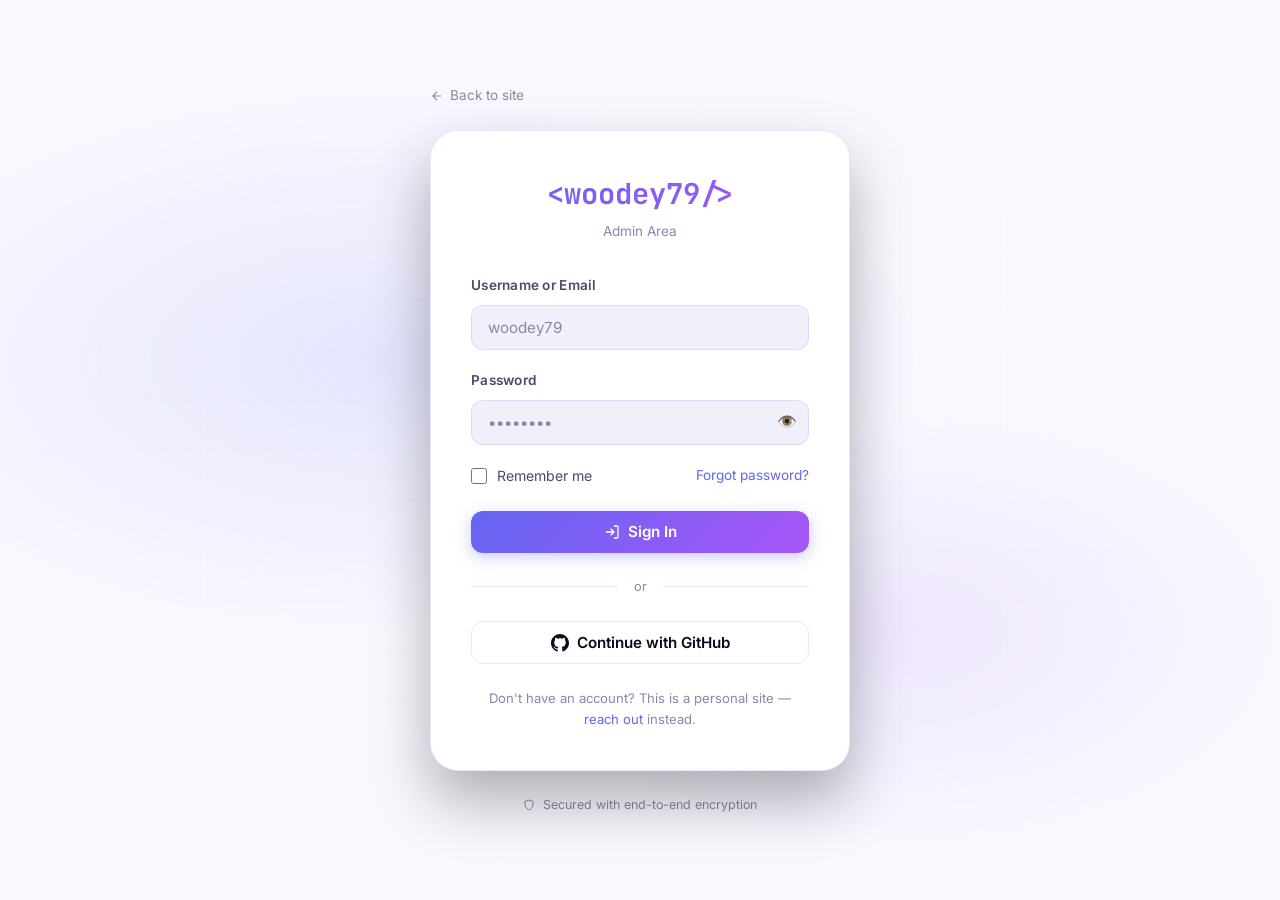
<file: login.html>
<!DOCTYPE html>
<html lang="en">
<head>
  <meta charset="UTF-8" />
  <meta name="viewport" content="width=device-width, initial-scale=1.0" />
  <meta name="description" content="Login to Woodey79's admin area." />
  <title>Login — Woodey79</title>
  <link rel="stylesheet" href="css/style.css" />
  <link rel="icon" type="image/svg+xml" href="data:image/svg+xml,<svg xmlns='http://www.w3.org/2000/svg' viewBox='0 0 100 100'><text y='.9em' font-size='90'>🧱</text></svg>" />
  <style>
    /* Password input group */
    .input-group {
      position: relative;
      display: flex;
      align-items: center;
    }

    .input-group .form-input {
      padding-right: 2.75rem;
    }

    .toggle-password {
      position: absolute;
      right: 0.75rem;
      background: none;
      border: none;
      cursor: pointer;
      font-size: 1rem;
      color: var(--text-muted);
      padding: 0;
      line-height: 1;
      transition: color var(--transition-fast);
    }

    .toggle-password:hover {
      color: var(--text-secondary);
    }

    /* Remember me checkbox */
    .checkbox-label {
      display: flex;
      align-items: center;
      gap: 0.6rem;
      cursor: pointer;
      font-size: 0.88rem;
      color: var(--text-secondary);
    }

    .checkbox-label input[type="checkbox"] {
      width: 16px;
      height: 16px;
      accent-color: var(--accent-start);
      cursor: pointer;
    }

    /* Back to site link */
    .back-link {
      display: inline-flex;
      align-items: center;
      gap: 0.4rem;
      font-size: 0.85rem;
      color: var(--text-muted);
      transition: color var(--transition-fast);
      margin-bottom: 1.5rem;
    }

    .back-link:hover {
      color: var(--text-accent);
    }
  </style>
</head>
<body>

  <!-- Background -->
  <div class="login-bg" aria-hidden="true"></div>

  <!-- Animated grid (reused from hero) -->
  <div class="hero-grid" style="position: fixed; opacity: 0.3;" aria-hidden="true"></div>

  <!-- ==================== LOGIN PAGE ==================== -->
  <main class="login-page">
    <div>
      <!-- Back link -->
      <a href="index.html" class="back-link">
        <svg width="14" height="14" fill="none" stroke="currentColor" stroke-width="2" viewBox="0 0 24 24" aria-hidden="true">
          <path d="M19 12H5M12 19l-7-7 7-7"/>
        </svg>
        Back to site
      </a>

      <!-- Login Card -->
      <div class="login-card">
        <div class="login-logo">
          <div class="logo-text">&lt;woodey79/&gt;</div>
          <p>Admin Area</p>
        </div>

        <!-- Login Form -->
        <form id="login-form" novalidate>
          <div class="form-group">
            <label class="form-label" for="login-username">Username or Email</label>
            <input
              type="text"
              id="login-username"
              name="username"
              class="form-input"
              placeholder="woodey79"
              required
              autocomplete="username"
            />
          </div>

          <div class="form-group">
            <label class="form-label" for="login-password">Password</label>
            <div class="input-group">
              <input
                type="password"
                id="login-password"
                name="password"
                class="form-input"
                placeholder="••••••••"
                required
                autocomplete="current-password"
              />
              <button type="button" class="toggle-password" aria-label="Toggle password visibility">👁️</button>
            </div>
          </div>

          <div style="display: flex; align-items: center; justify-content: space-between; margin-bottom: 1.5rem;">
            <label class="checkbox-label">
              <input type="checkbox" name="remember" />
              Remember me
            </label>
            <a href="#" style="font-size: 0.85rem; color: var(--text-accent); transition: color var(--transition-fast);">
              Forgot password?
            </a>
          </div>

          <button type="submit" class="btn btn-primary w-full" style="justify-content: center;">
            <svg width="16" height="16" fill="none" stroke="currentColor" stroke-width="2" viewBox="0 0 24 24" aria-hidden="true">
              <path d="M15 3h4a2 2 0 012 2v14a2 2 0 01-2 2h-4M10 17l5-5-5-5M15 12H3"/>
            </svg>
            Sign In
          </button>
        </form>

        <!-- Divider -->
        <div class="login-divider">or</div>

        <!-- GitHub OAuth (placeholder) -->
        <button
          type="button"
          class="btn btn-secondary w-full"
          style="justify-content: center;"
          onclick="Toast && Toast.show('GitHub OAuth coming soon!', 'success')"
        >
          <svg width="18" height="18" fill="currentColor" viewBox="0 0 24 24" aria-hidden="true">
            <path d="M12 0C5.374 0 0 5.373 0 12c0 5.302 3.438 9.8 8.207 11.387.599.111.793-.261.793-.577v-2.234c-3.338.726-4.033-1.416-4.033-1.416-.546-1.387-1.333-1.756-1.333-1.756-1.089-.745.083-.729.083-.729 1.205.084 1.839 1.237 1.839 1.237 1.07 1.834 2.807 1.304 3.492.997.107-.775.418-1.305.762-1.604-2.665-.305-5.467-1.334-5.467-5.931 0-1.311.469-2.381 1.236-3.221-.124-.303-.535-1.524.117-3.176 0 0 1.008-.322 3.301 1.23A11.509 11.509 0 0112 5.803c1.02.005 2.047.138 3.006.404 2.291-1.552 3.297-1.23 3.297-1.23.653 1.653.242 2.874.118 3.176.77.84 1.235 1.911 1.235 3.221 0 4.609-2.807 5.624-5.479 5.921.43.372.823 1.102.823 2.222v3.293c0 .319.192.694.801.576C20.566 21.797 24 17.3 24 12c0-6.627-5.373-12-12-12z"/>
          </svg>
          Continue with GitHub
        </button>

        <p style="text-align: center; margin-top: 1.5rem; font-size: 0.82rem; color: var(--text-muted);">
          Don't have an account? This is a personal site — 
          <a href="contact.html" style="color: var(--text-accent);">reach out</a> instead.
        </p>
      </div>

      <!-- Security note -->
      <div style="
        text-align: center;
        margin-top: 1.5rem;
        display: flex;
        align-items: center;
        justify-content: center;
        gap: 0.5rem;
        font-size: 0.78rem;
        color: var(--text-muted);
      ">
        <svg width="12" height="12" fill="none" stroke="currentColor" stroke-width="2" viewBox="0 0 24 24" aria-hidden="true">
          <path d="M12 22s8-4 8-10V5l-8-3-8 3v7c0 6 8 10 8 10z"/>
        </svg>
        Secured with end-to-end encryption
      </div>
    </div>
  </main>

  <script src="js/main.js"></script>
</body>
</html>
</file>
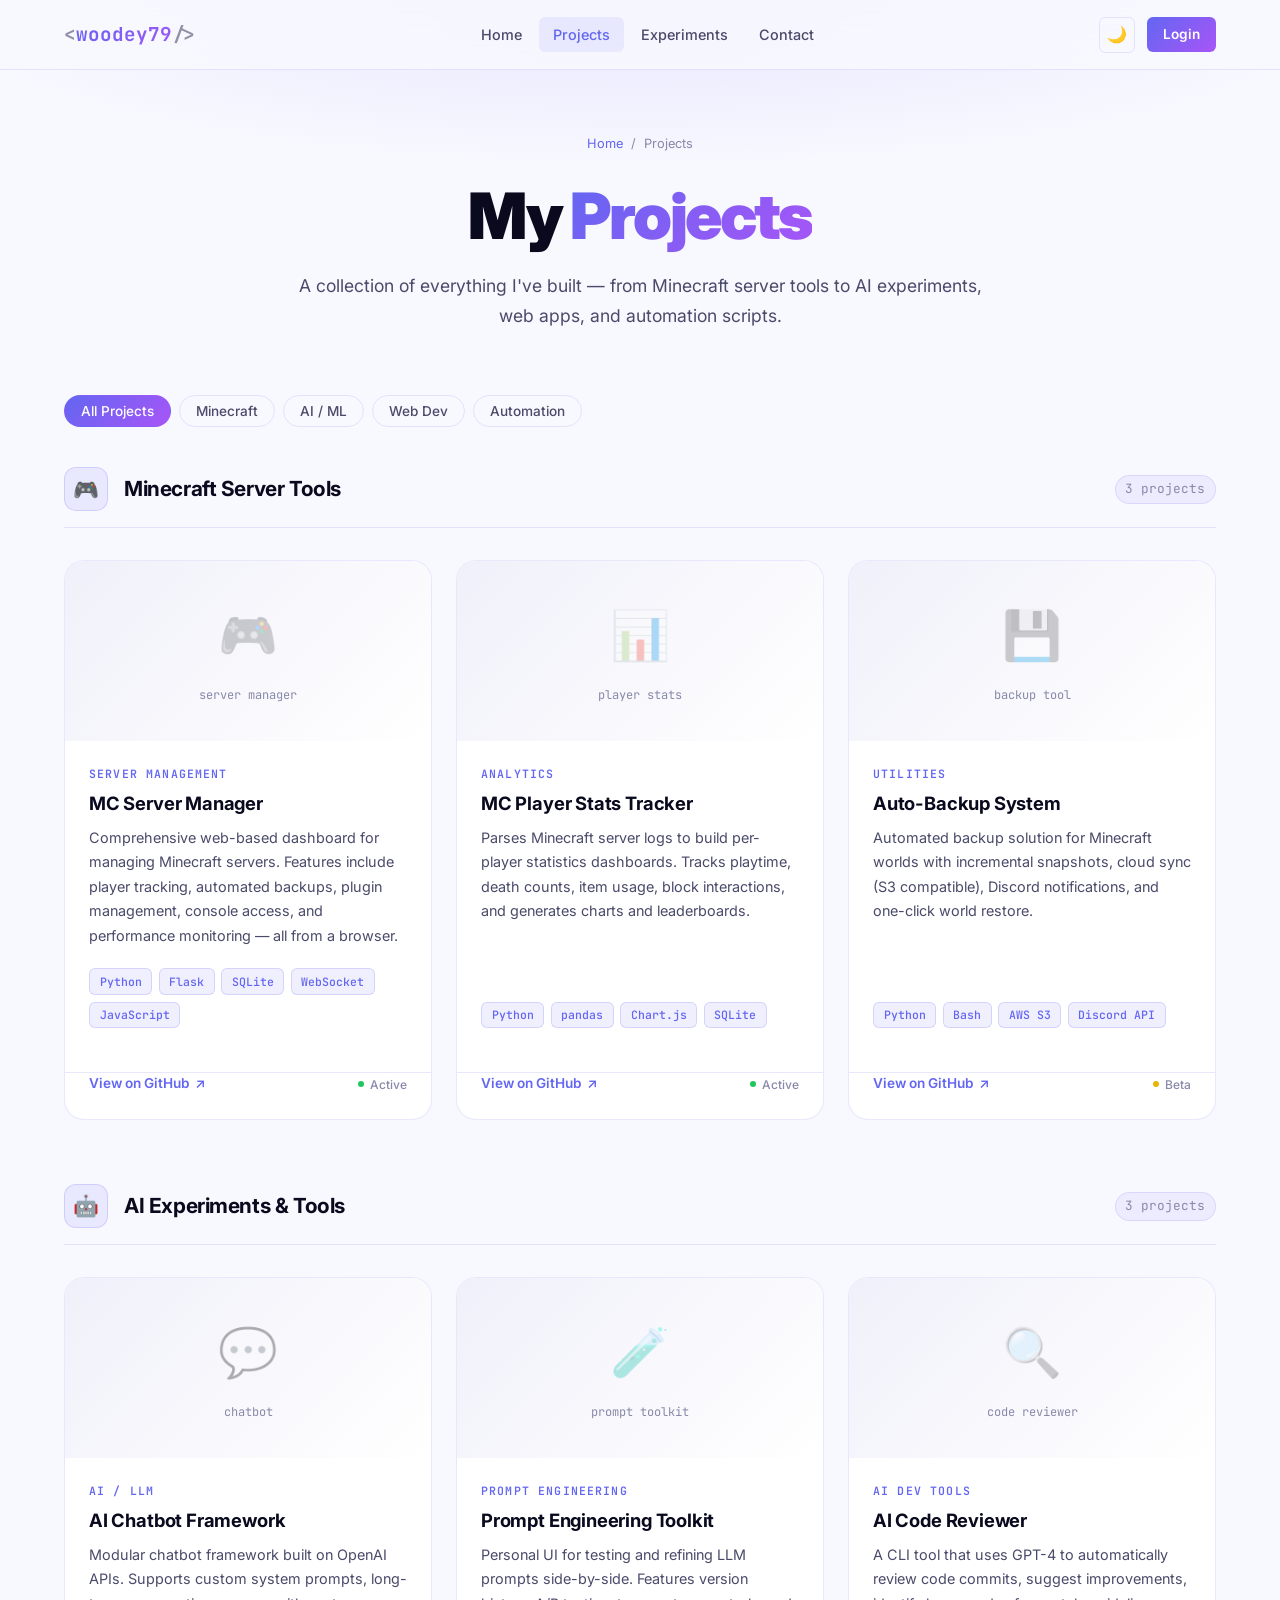
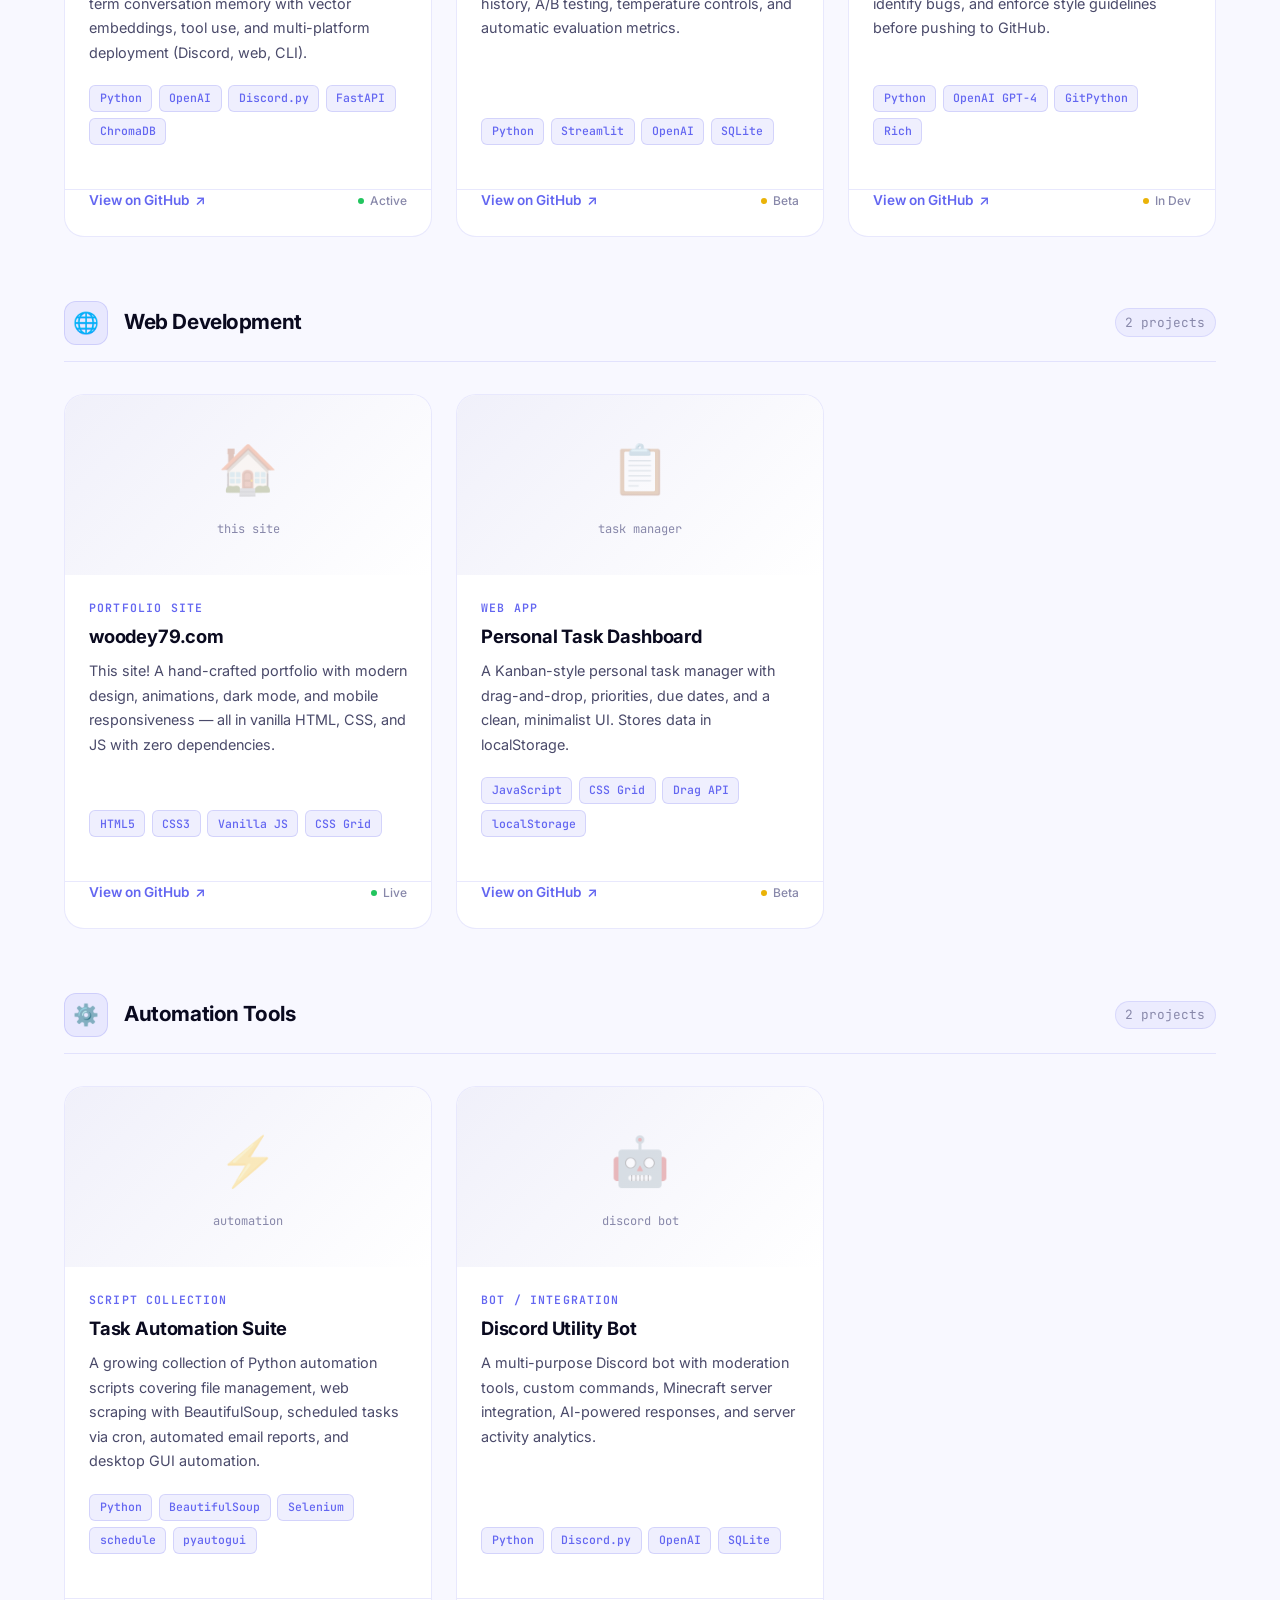
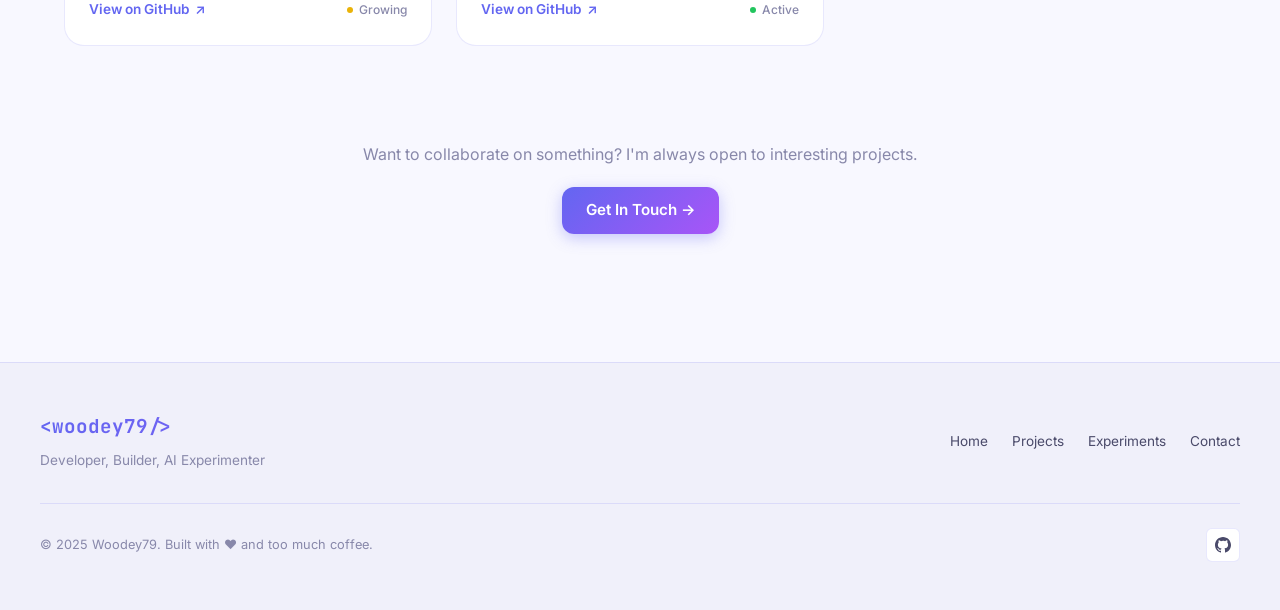
<file: projects.html>
<!DOCTYPE html>
<html lang="en">
<head>
  <meta charset="UTF-8" />
  <meta name="viewport" content="width=device-width, initial-scale=1.0" />
  <meta name="description" content="Woodey79 Projects — Minecraft server tools, AI experiments, web development projects, and automation tools." />
  <title>Projects — Woodey79</title>
  <link rel="stylesheet" href="css/style.css" />
  <link rel="icon" type="image/svg+xml" href="data:image/svg+xml,<svg xmlns='http://www.w3.org/2000/svg' viewBox='0 0 100 100'><text y='.9em' font-size='90'>🧱</text></svg>" />
</head>
<body>

  <!-- ==================== NAVIGATION ==================== -->
  <nav class="nav" role="navigation" aria-label="Main navigation">
    <div class="nav-inner">
      <a href="index.html" class="nav-logo">
        <span>&lt;</span>woodey79<span>/&gt;</span>
      </a>

      <ul class="nav-links">
        <li><a href="index.html">Home</a></li>
        <li><a href="projects.html" class="active">Projects</a></li>
        <li><a href="experiments.html">Experiments</a></li>
        <li><a href="contact.html">Contact</a></li>
      </ul>

      <div class="nav-actions">
        <button class="theme-toggle" aria-label="Toggle dark/light mode">☀️</button>
        <a href="login.html" class="btn btn-nav">Login</a>
        <button class="nav-hamburger" aria-label="Toggle mobile menu">
          <span></span><span></span><span></span>
        </button>
      </div>
    </div>
  </nav>

  <!-- Mobile Nav -->
  <div class="mobile-nav" role="navigation" aria-label="Mobile navigation">
    <a href="index.html">Home</a>
    <a href="projects.html" class="active">Projects</a>
    <a href="experiments.html">Experiments</a>
    <a href="contact.html">Contact</a>
    <a href="login.html">Login</a>
  </div>

  <!-- ==================== PAGE HERO ==================== -->
  <div class="page-hero">
    <div class="page-hero-content">
      <div class="breadcrumb">
        <a href="index.html">Home</a>
        <span>/</span>
        <span>Projects</span>
      </div>
      <h1>
        My <span class="gradient-text">Projects</span>
      </h1>
      <p>
        A collection of everything I've built — from Minecraft server tools to AI experiments,
        web apps, and automation scripts.
      </p>
    </div>
  </div>

  <!-- ==================== PROJECTS CONTENT ==================== -->
  <main style="padding: 0 0 6rem;">
    <div class="container">

      <!-- Filter Tabs -->
      <div class="filter-tabs animate-on-scroll">
        <button class="filter-tab active" data-filter="all">All Projects</button>
        <button class="filter-tab" data-filter="minecraft">Minecraft</button>
        <button class="filter-tab" data-filter="ai">AI / ML</button>
        <button class="filter-tab" data-filter="web">Web Dev</button>
        <button class="filter-tab" data-filter="automation">Automation</button>
      </div>

      <!-- ---- MINECRAFT CATEGORY ---- -->
      <div class="projects-category" id="cat-minecraft">
        <div class="category-header animate-on-scroll">
          <div class="category-icon" aria-hidden="true">🎮</div>
          <h2 class="category-title">Minecraft Server Tools</h2>
          <span class="category-count">3 projects</span>
        </div>

        <div class="projects-grid">

          <article class="project-card animate-on-scroll" data-category="minecraft">
            <div class="card-image">
              <div class="card-image-placeholder">
                <span class="icon" aria-hidden="true">🎮</span>
                <span class="card-image-label">server manager</span>
              </div>
            </div>
            <div class="card-body">
              <div class="card-category">Server Management</div>
              <h3 class="card-title">MC Server Manager</h3>
              <p class="card-desc">
                Comprehensive web-based dashboard for managing Minecraft servers.
                Features include player tracking, automated backups, plugin management,
                console access, and performance monitoring — all from a browser.
              </p>
              <div class="tech-tags">
                <span class="tech-tag">Python</span>
                <span class="tech-tag">Flask</span>
                <span class="tech-tag">SQLite</span>
                <span class="tech-tag">WebSocket</span>
                <span class="tech-tag">JavaScript</span>
              </div>
            </div>
            <div class="card-footer" style="padding: 0 1.5rem 1.5rem;">
              <a href="https://github.com" target="_blank" rel="noopener noreferrer" class="card-link">
                View on GitHub <span aria-hidden="true">↗</span>
              </a>
              <div class="card-status">
                <span class="status-dot" aria-hidden="true"></span>
                <span class="text-muted" style="font-size:0.75rem;">Active</span>
              </div>
            </div>
          </article>

          <article class="project-card animate-on-scroll delay-1" data-category="minecraft">
            <div class="card-image">
              <div class="card-image-placeholder">
                <span class="icon" aria-hidden="true">📊</span>
                <span class="card-image-label">player stats</span>
              </div>
            </div>
            <div class="card-body">
              <div class="card-category">Analytics</div>
              <h3 class="card-title">MC Player Stats Tracker</h3>
              <p class="card-desc">
                Parses Minecraft server logs to build per-player statistics dashboards.
                Tracks playtime, death counts, item usage, block interactions, and
                generates charts and leaderboards.
              </p>
              <div class="tech-tags">
                <span class="tech-tag">Python</span>
                <span class="tech-tag">pandas</span>
                <span class="tech-tag">Chart.js</span>
                <span class="tech-tag">SQLite</span>
              </div>
            </div>
            <div class="card-footer" style="padding: 0 1.5rem 1.5rem;">
              <a href="https://github.com" target="_blank" rel="noopener noreferrer" class="card-link">
                View on GitHub <span aria-hidden="true">↗</span>
              </a>
              <div class="card-status">
                <span class="status-dot" aria-hidden="true"></span>
                <span class="text-muted" style="font-size:0.75rem;">Active</span>
              </div>
            </div>
          </article>

          <article class="project-card animate-on-scroll delay-2" data-category="minecraft">
            <div class="card-image">
              <div class="card-image-placeholder">
                <span class="icon" aria-hidden="true">💾</span>
                <span class="card-image-label">backup tool</span>
              </div>
            </div>
            <div class="card-body">
              <div class="card-category">Utilities</div>
              <h3 class="card-title">Auto-Backup System</h3>
              <p class="card-desc">
                Automated backup solution for Minecraft worlds with incremental snapshots,
                cloud sync (S3 compatible), Discord notifications, and one-click world restore.
              </p>
              <div class="tech-tags">
                <span class="tech-tag">Python</span>
                <span class="tech-tag">Bash</span>
                <span class="tech-tag">AWS S3</span>
                <span class="tech-tag">Discord API</span>
              </div>
            </div>
            <div class="card-footer" style="padding: 0 1.5rem 1.5rem;">
              <a href="https://github.com" target="_blank" rel="noopener noreferrer" class="card-link">
                View on GitHub <span aria-hidden="true">↗</span>
              </a>
              <div class="card-status">
                <span class="status-dot yellow" aria-hidden="true"></span>
                <span class="text-muted" style="font-size:0.75rem;">Beta</span>
              </div>
            </div>
          </article>

        </div>
      </div>

      <!-- ---- AI / ML CATEGORY ---- -->
      <div class="projects-category" id="cat-ai">
        <div class="category-header animate-on-scroll">
          <div class="category-icon" aria-hidden="true">🤖</div>
          <h2 class="category-title">AI Experiments &amp; Tools</h2>
          <span class="category-count">3 projects</span>
        </div>

        <div class="projects-grid">

          <article class="project-card animate-on-scroll" data-category="ai">
            <div class="card-image">
              <div class="card-image-placeholder">
                <span class="icon" aria-hidden="true">💬</span>
                <span class="card-image-label">chatbot</span>
              </div>
            </div>
            <div class="card-body">
              <div class="card-category">AI / LLM</div>
              <h3 class="card-title">AI Chatbot Framework</h3>
              <p class="card-desc">
                Modular chatbot framework built on OpenAI APIs. Supports custom system prompts,
                long-term conversation memory with vector embeddings, tool use, and
                multi-platform deployment (Discord, web, CLI).
              </p>
              <div class="tech-tags">
                <span class="tech-tag">Python</span>
                <span class="tech-tag">OpenAI</span>
                <span class="tech-tag">Discord.py</span>
                <span class="tech-tag">FastAPI</span>
                <span class="tech-tag">ChromaDB</span>
              </div>
            </div>
            <div class="card-footer" style="padding: 0 1.5rem 1.5rem;">
              <a href="https://github.com" target="_blank" rel="noopener noreferrer" class="card-link">
                View on GitHub <span aria-hidden="true">↗</span>
              </a>
              <div class="card-status">
                <span class="status-dot" aria-hidden="true"></span>
                <span class="text-muted" style="font-size:0.75rem;">Active</span>
              </div>
            </div>
          </article>

          <article class="project-card animate-on-scroll delay-1" data-category="ai">
            <div class="card-image">
              <div class="card-image-placeholder">
                <span class="icon" aria-hidden="true">🧪</span>
                <span class="card-image-label">prompt toolkit</span>
              </div>
            </div>
            <div class="card-body">
              <div class="card-category">Prompt Engineering</div>
              <h3 class="card-title">Prompt Engineering Toolkit</h3>
              <p class="card-desc">
                Personal UI for testing and refining LLM prompts side-by-side.
                Features version history, A/B testing, temperature controls,
                and automatic evaluation metrics.
              </p>
              <div class="tech-tags">
                <span class="tech-tag">Python</span>
                <span class="tech-tag">Streamlit</span>
                <span class="tech-tag">OpenAI</span>
                <span class="tech-tag">SQLite</span>
              </div>
            </div>
            <div class="card-footer" style="padding: 0 1.5rem 1.5rem;">
              <a href="https://github.com" target="_blank" rel="noopener noreferrer" class="card-link">
                View on GitHub <span aria-hidden="true">↗</span>
              </a>
              <div class="card-status">
                <span class="status-dot yellow" aria-hidden="true"></span>
                <span class="text-muted" style="font-size:0.75rem;">Beta</span>
              </div>
            </div>
          </article>

          <article class="project-card animate-on-scroll delay-2" data-category="ai">
            <div class="card-image">
              <div class="card-image-placeholder">
                <span class="icon" aria-hidden="true">🔍</span>
                <span class="card-image-label">code reviewer</span>
              </div>
            </div>
            <div class="card-body">
              <div class="card-category">AI Dev Tools</div>
              <h3 class="card-title">AI Code Reviewer</h3>
              <p class="card-desc">
                A CLI tool that uses GPT-4 to automatically review code commits,
                suggest improvements, identify bugs, and enforce style guidelines
                before pushing to GitHub.
              </p>
              <div class="tech-tags">
                <span class="tech-tag">Python</span>
                <span class="tech-tag">OpenAI GPT-4</span>
                <span class="tech-tag">GitPython</span>
                <span class="tech-tag">Rich</span>
              </div>
            </div>
            <div class="card-footer" style="padding: 0 1.5rem 1.5rem;">
              <a href="https://github.com" target="_blank" rel="noopener noreferrer" class="card-link">
                View on GitHub <span aria-hidden="true">↗</span>
              </a>
              <div class="card-status">
                <span class="status-dot yellow" aria-hidden="true"></span>
                <span class="text-muted" style="font-size:0.75rem;">In Dev</span>
              </div>
            </div>
          </article>

        </div>
      </div>

      <!-- ---- WEB DEVELOPMENT CATEGORY ---- -->
      <div class="projects-category" id="cat-web">
        <div class="category-header animate-on-scroll">
          <div class="category-icon" aria-hidden="true">🌐</div>
          <h2 class="category-title">Web Development</h2>
          <span class="category-count">2 projects</span>
        </div>

        <div class="projects-grid">

          <article class="project-card animate-on-scroll" data-category="web">
            <div class="card-image">
              <div class="card-image-placeholder">
                <span class="icon" aria-hidden="true">🏠</span>
                <span class="card-image-label">this site</span>
              </div>
            </div>
            <div class="card-body">
              <div class="card-category">Portfolio Site</div>
              <h3 class="card-title">woodey79.com</h3>
              <p class="card-desc">
                This site! A hand-crafted portfolio with modern design, animations,
                dark mode, and mobile responsiveness — all in vanilla HTML, CSS, and JS
                with zero dependencies.
              </p>
              <div class="tech-tags">
                <span class="tech-tag">HTML5</span>
                <span class="tech-tag">CSS3</span>
                <span class="tech-tag">Vanilla JS</span>
                <span class="tech-tag">CSS Grid</span>
              </div>
            </div>
            <div class="card-footer" style="padding: 0 1.5rem 1.5rem;">
              <a href="https://github.com" target="_blank" rel="noopener noreferrer" class="card-link">
                View on GitHub <span aria-hidden="true">↗</span>
              </a>
              <div class="card-status">
                <span class="status-dot" aria-hidden="true"></span>
                <span class="text-muted" style="font-size:0.75rem;">Live</span>
              </div>
            </div>
          </article>

          <article class="project-card animate-on-scroll delay-1" data-category="web">
            <div class="card-image">
              <div class="card-image-placeholder">
                <span class="icon" aria-hidden="true">📋</span>
                <span class="card-image-label">task manager</span>
              </div>
            </div>
            <div class="card-body">
              <div class="card-category">Web App</div>
              <h3 class="card-title">Personal Task Dashboard</h3>
              <p class="card-desc">
                A Kanban-style personal task manager with drag-and-drop, priorities,
                due dates, and a clean, minimalist UI. Stores data in localStorage.
              </p>
              <div class="tech-tags">
                <span class="tech-tag">JavaScript</span>
                <span class="tech-tag">CSS Grid</span>
                <span class="tech-tag">Drag API</span>
                <span class="tech-tag">localStorage</span>
              </div>
            </div>
            <div class="card-footer" style="padding: 0 1.5rem 1.5rem;">
              <a href="https://github.com" target="_blank" rel="noopener noreferrer" class="card-link">
                View on GitHub <span aria-hidden="true">↗</span>
              </a>
              <div class="card-status">
                <span class="status-dot yellow" aria-hidden="true"></span>
                <span class="text-muted" style="font-size:0.75rem;">Beta</span>
              </div>
            </div>
          </article>

        </div>
      </div>

      <!-- ---- AUTOMATION CATEGORY ---- -->
      <div class="projects-category" id="cat-automation">
        <div class="category-header animate-on-scroll">
          <div class="category-icon" aria-hidden="true">⚙️</div>
          <h2 class="category-title">Automation Tools</h2>
          <span class="category-count">2 projects</span>
        </div>

        <div class="projects-grid">

          <article class="project-card animate-on-scroll" data-category="automation">
            <div class="card-image">
              <div class="card-image-placeholder">
                <span class="icon" aria-hidden="true">⚡</span>
                <span class="card-image-label">automation</span>
              </div>
            </div>
            <div class="card-body">
              <div class="card-category">Script Collection</div>
              <h3 class="card-title">Task Automation Suite</h3>
              <p class="card-desc">
                A growing collection of Python automation scripts covering file management,
                web scraping with BeautifulSoup, scheduled tasks via cron,
                automated email reports, and desktop GUI automation.
              </p>
              <div class="tech-tags">
                <span class="tech-tag">Python</span>
                <span class="tech-tag">BeautifulSoup</span>
                <span class="tech-tag">Selenium</span>
                <span class="tech-tag">schedule</span>
                <span class="tech-tag">pyautogui</span>
              </div>
            </div>
            <div class="card-footer" style="padding: 0 1.5rem 1.5rem;">
              <a href="https://github.com" target="_blank" rel="noopener noreferrer" class="card-link">
                View on GitHub <span aria-hidden="true">↗</span>
              </a>
              <div class="card-status">
                <span class="status-dot yellow" aria-hidden="true"></span>
                <span class="text-muted" style="font-size:0.75rem;">Growing</span>
              </div>
            </div>
          </article>

          <article class="project-card animate-on-scroll delay-1" data-category="automation">
            <div class="card-image">
              <div class="card-image-placeholder">
                <span class="icon" aria-hidden="true">🤖</span>
                <span class="card-image-label">discord bot</span>
              </div>
            </div>
            <div class="card-body">
              <div class="card-category">Bot / Integration</div>
              <h3 class="card-title">Discord Utility Bot</h3>
              <p class="card-desc">
                A multi-purpose Discord bot with moderation tools, custom commands,
                Minecraft server integration, AI-powered responses, and
                server activity analytics.
              </p>
              <div class="tech-tags">
                <span class="tech-tag">Python</span>
                <span class="tech-tag">Discord.py</span>
                <span class="tech-tag">OpenAI</span>
                <span class="tech-tag">SQLite</span>
              </div>
            </div>
            <div class="card-footer" style="padding: 0 1.5rem 1.5rem;">
              <a href="https://github.com" target="_blank" rel="noopener noreferrer" class="card-link">
                View on GitHub <span aria-hidden="true">↗</span>
              </a>
              <div class="card-status">
                <span class="status-dot" aria-hidden="true"></span>
                <span class="text-muted" style="font-size:0.75rem;">Active</span>
              </div>
            </div>
          </article>

        </div>
      </div>

      <!-- CTA -->
      <div class="animate-on-scroll" style="text-align: center; padding: 2rem 0;">
        <p class="text-muted" style="margin-bottom: 1.25rem; font-size: 1rem;">
          Want to collaborate on something? I'm always open to interesting projects.
        </p>
        <a href="contact.html" class="btn btn-primary">Get In Touch →</a>
      </div>

    </div>
  </main>

  <!-- ==================== FOOTER ==================== -->
  <footer class="footer">
    <div class="footer-inner">
      <div class="footer-brand">
        <div class="logo">&lt;woodey79/&gt;</div>
        <p>Developer, Builder, AI Experimenter</p>
      </div>
      <ul class="footer-links">
        <li><a href="index.html">Home</a></li>
        <li><a href="projects.html">Projects</a></li>
        <li><a href="experiments.html">Experiments</a></li>
        <li><a href="contact.html">Contact</a></li>
      </ul>
    </div>
    <div class="footer-bottom">
      <p>&copy; 2025 Woodey79. Built with ♥ and too much coffee.</p>
      <div class="footer-socials">
        <a href="https://github.com" target="_blank" rel="noopener noreferrer" class="social-btn" aria-label="GitHub">
          <svg width="16" height="16" fill="currentColor" viewBox="0 0 24 24" aria-hidden="true">
            <path d="M12 0C5.374 0 0 5.373 0 12c0 5.302 3.438 9.8 8.207 11.387.599.111.793-.261.793-.577v-2.234c-3.338.726-4.033-1.416-4.033-1.416-.546-1.387-1.333-1.756-1.333-1.756-1.089-.745.083-.729.083-.729 1.205.084 1.839 1.237 1.839 1.237 1.07 1.834 2.807 1.304 3.492.997.107-.775.418-1.305.762-1.604-2.665-.305-5.467-1.334-5.467-5.931 0-1.311.469-2.381 1.236-3.221-.124-.303-.535-1.524.117-3.176 0 0 1.008-.322 3.301 1.23A11.509 11.509 0 0112 5.803c1.02.005 2.047.138 3.006.404 2.291-1.552 3.297-1.23 3.297-1.23.653 1.653.242 2.874.118 3.176.77.84 1.235 1.911 1.235 3.221 0 4.609-2.807 5.624-5.479 5.921.43.372.823 1.102.823 2.222v3.293c0 .319.192.694.801.576C20.566 21.797 24 17.3 24 12c0-6.627-5.373-12-12-12z"/>
          </svg>
        </a>
      </div>
    </div>
  </footer>

  <script src="js/main.js"></script>
</body>
</html>
</file>
<file: css/style.css>
/* ============================================
   WOODEY79.COM - Modern Developer Portfolio
   ============================================ */

/* --- Google Fonts Import --- */
@import url('https://fonts.googleapis.com/css2?family=Inter:wght@300;400;500;600;700;800;900&family=JetBrains+Mono:wght@400;500;700&display=swap');

/* --- CSS Custom Properties (Design Tokens) --- */
:root {
  /* Colors */
  --bg-primary: #0a0a0f;
  --bg-secondary: #0f0f1a;
  --bg-card: #13131f;
  --bg-glass: rgba(19, 19, 31, 0.7);
  --border-color: rgba(99, 102, 241, 0.15);
  --border-hover: rgba(99, 102, 241, 0.4);

  /* Accent Gradient */
  --accent-start: #6366f1;
  --accent-end: #a855f7;
  --accent-gradient: linear-gradient(135deg, #6366f1, #a855f7);
  --accent-glow: 0 0 30px rgba(99, 102, 241, 0.3);

  /* Text */
  --text-primary: #f0f0ff;
  --text-secondary: #9090b0;
  --text-muted: #5a5a7a;
  --text-accent: #818cf8;

  /* Status colors */
  --green: #22c55e;
  --yellow: #eab308;
  --red: #ef4444;
  --cyan: #06b6d4;

  /* Typography */
  --font-body: 'Inter', -apple-system, BlinkMacSystemFont, sans-serif;
  --font-mono: 'JetBrains Mono', 'Fira Code', monospace;

  /* Spacing */
  --section-padding: 6rem 1.5rem;
  --nav-height: 70px;

  /* Transitions */
  --transition-fast: 0.15s ease;
  --transition-base: 0.3s ease;
  --transition-slow: 0.5s ease;

  /* Border radius */
  --radius-sm: 6px;
  --radius-md: 12px;
  --radius-lg: 20px;
  --radius-xl: 28px;
  --radius-full: 9999px;
}

/* Light mode */
[data-theme="light"] {
  --bg-primary: #f8f8ff;
  --bg-secondary: #f0f0fa;
  --bg-card: #ffffff;
  --bg-glass: rgba(255, 255, 255, 0.8);
  --border-color: rgba(99, 102, 241, 0.15);
  --border-hover: rgba(99, 102, 241, 0.35);
  --text-primary: #0a0a1f;
  --text-secondary: #4a4a6a;
  --text-muted: #8888aa;
  --text-accent: #6366f1;
  --accent-glow: 0 0 30px rgba(99, 102, 241, 0.15);
}

/* --- Reset & Base --- */
*, *::before, *::after {
  box-sizing: border-box;
  margin: 0;
  padding: 0;
}

html {
  scroll-behavior: smooth;
  scroll-padding-top: var(--nav-height);
}

body {
  font-family: var(--font-body);
  background-color: var(--bg-primary);
  color: var(--text-primary);
  line-height: 1.6;
  min-height: 100vh;
  overflow-x: hidden;
  transition: background-color var(--transition-base), color var(--transition-base);
}

/* Scrollbar */
::-webkit-scrollbar { width: 6px; }
::-webkit-scrollbar-track { background: var(--bg-secondary); }
::-webkit-scrollbar-thumb { background: var(--accent-start); border-radius: var(--radius-full); }

/* --- Typography --- */
h1, h2, h3, h4, h5, h6 {
  line-height: 1.2;
  font-weight: 700;
  letter-spacing: -0.02em;
}

a {
  color: inherit;
  text-decoration: none;
  transition: color var(--transition-fast);
}

p { color: var(--text-secondary); }

code, pre {
  font-family: var(--font-mono);
  font-size: 0.9em;
}

img { max-width: 100%; display: block; }

/* --- Gradient Text Utility --- */
.gradient-text {
  background: var(--accent-gradient);
  -webkit-background-clip: text;
  -webkit-text-fill-color: transparent;
  background-clip: text;
}

/* --- Container --- */
.container {
  max-width: 1200px;
  margin: 0 auto;
  padding: 0 1.5rem;
}

/* ============================================
   NAVIGATION
   ============================================ */
.nav {
  position: fixed;
  top: 0;
  left: 0;
  right: 0;
  height: var(--nav-height);
  z-index: 1000;
  background: rgba(10, 10, 15, 0.85);
  backdrop-filter: blur(20px);
  -webkit-backdrop-filter: blur(20px);
  border-bottom: 1px solid var(--border-color);
  transition: background var(--transition-base), border-color var(--transition-base);
}

[data-theme="light"] .nav {
  background: rgba(248, 248, 255, 0.85);
}

.nav.scrolled {
  border-bottom-color: var(--border-hover);
  box-shadow: 0 4px 30px rgba(0,0,0,0.2);
}

.nav-inner {
  max-width: 1200px;
  margin: 0 auto;
  padding: 0 1.5rem;
  height: 100%;
  display: flex;
  align-items: center;
  justify-content: space-between;
  gap: 2rem;
}

/* Logo */
.nav-logo {
  font-family: var(--font-mono);
  font-size: 1.2rem;
  font-weight: 700;
  background: var(--accent-gradient);
  -webkit-background-clip: text;
  -webkit-text-fill-color: transparent;
  background-clip: text;
  white-space: nowrap;
  flex-shrink: 0;
}

.nav-logo span {
  opacity: 0.6;
  -webkit-text-fill-color: var(--text-secondary);
}

/* Nav Links */
.nav-links {
  display: flex;
  list-style: none;
  gap: 0.25rem;
  align-items: center;
}

.nav-links a {
  display: block;
  padding: 0.4rem 0.85rem;
  border-radius: var(--radius-sm);
  font-size: 0.9rem;
  font-weight: 500;
  color: var(--text-secondary);
  transition: all var(--transition-fast);
  position: relative;
}

.nav-links a:hover,
.nav-links a.active {
  color: var(--text-primary);
  background: rgba(99, 102, 241, 0.1);
}

.nav-links a.active {
  color: var(--text-accent);
}

/* Nav Actions */
.nav-actions {
  display: flex;
  align-items: center;
  gap: 0.75rem;
  flex-shrink: 0;
}

/* Theme Toggle */
.theme-toggle {
  background: none;
  border: 1px solid var(--border-color);
  border-radius: var(--radius-sm);
  color: var(--text-secondary);
  cursor: pointer;
  padding: 0.4rem;
  display: flex;
  align-items: center;
  justify-content: center;
  width: 36px;
  height: 36px;
  transition: all var(--transition-fast);
  font-size: 1rem;
}

.theme-toggle:hover {
  border-color: var(--border-hover);
  color: var(--text-primary);
  background: rgba(99, 102, 241, 0.1);
}

/* Mobile menu toggle */
.nav-hamburger {
  display: none;
  flex-direction: column;
  gap: 5px;
  cursor: pointer;
  background: none;
  border: none;
  padding: 0.4rem;
}

.nav-hamburger span {
  display: block;
  width: 22px;
  height: 2px;
  background: var(--text-secondary);
  border-radius: 2px;
  transition: all var(--transition-base);
}

.nav-hamburger.open span:nth-child(1) { transform: translateY(7px) rotate(45deg); }
.nav-hamburger.open span:nth-child(2) { opacity: 0; transform: scaleX(0); }
.nav-hamburger.open span:nth-child(3) { transform: translateY(-7px) rotate(-45deg); }

/* CTA Button in Nav */
.btn-nav {
  background: var(--accent-gradient);
  color: #fff !important;
  padding: 0.4rem 1rem !important;
  border-radius: var(--radius-sm) !important;
  font-weight: 600 !important;
  font-size: 0.85rem !important;
  white-space: nowrap;
  transition: opacity var(--transition-fast), transform var(--transition-fast) !important;
}

.btn-nav:hover {
  opacity: 0.9;
  transform: translateY(-1px);
  background: rgba(99, 102, 241, 0.15) !important;
}

/* ============================================
   BUTTONS
   ============================================ */
.btn {
  display: inline-flex;
  align-items: center;
  gap: 0.5rem;
  padding: 0.7rem 1.5rem;
  border-radius: var(--radius-md);
  font-family: var(--font-body);
  font-size: 0.95rem;
  font-weight: 600;
  cursor: pointer;
  border: none;
  transition: all var(--transition-base);
  text-decoration: none;
  white-space: nowrap;
}

.btn-primary {
  background: var(--accent-gradient);
  color: #fff;
  box-shadow: 0 4px 15px rgba(99, 102, 241, 0.35);
}

.btn-primary:hover {
  transform: translateY(-2px);
  box-shadow: 0 8px 25px rgba(99, 102, 241, 0.5);
  color: #fff;
}

.btn-secondary {
  background: transparent;
  color: var(--text-primary);
  border: 1px solid var(--border-color);
}

.btn-secondary:hover {
  border-color: var(--border-hover);
  background: rgba(99, 102, 241, 0.08);
  transform: translateY(-2px);
  color: var(--text-primary);
}

.btn-ghost {
  background: transparent;
  color: var(--text-accent);
  padding: 0.5rem 0;
}

.btn-ghost:hover {
  color: var(--text-primary);
  gap: 0.75rem;
}

/* ============================================
   HERO SECTION
   ============================================ */
.hero {
  position: relative;
  min-height: 100vh;
  display: flex;
  align-items: center;
  overflow: hidden;
  padding-top: var(--nav-height);
}

/* Animated gradient background */
.hero-bg {
  position: absolute;
  inset: 0;
  background: 
    radial-gradient(ellipse 80% 60% at 50% 0%, rgba(99, 102, 241, 0.15) 0%, transparent 70%),
    radial-gradient(ellipse 50% 40% at 80% 80%, rgba(168, 85, 247, 0.12) 0%, transparent 60%),
    radial-gradient(ellipse 40% 40% at 20% 60%, rgba(6, 182, 212, 0.08) 0%, transparent 60%);
  pointer-events: none;
}

/* Animated grid pattern */
.hero-grid {
  position: absolute;
  inset: 0;
  background-image: 
    linear-gradient(rgba(99, 102, 241, 0.05) 1px, transparent 1px),
    linear-gradient(90deg, rgba(99, 102, 241, 0.05) 1px, transparent 1px);
  background-size: 50px 50px;
  mask-image: radial-gradient(ellipse at center, black 30%, transparent 80%);
  -webkit-mask-image: radial-gradient(ellipse at center, black 30%, transparent 80%);
  pointer-events: none;
  animation: gridFade 8s ease-in-out infinite alternate;
}

@keyframes gridFade {
  from { opacity: 0.5; }
  to { opacity: 1; }
}

/* Canvas for particles */
#hero-canvas {
  position: absolute;
  inset: 0;
  pointer-events: none;
}

.hero-content {
  position: relative;
  z-index: 2;
  max-width: 900px;
  margin: 0 auto;
  padding: 0 1.5rem;
  text-align: center;
}

.hero-badge {
  display: inline-flex;
  align-items: center;
  gap: 0.5rem;
  background: rgba(99, 102, 241, 0.1);
  border: 1px solid rgba(99, 102, 241, 0.25);
  border-radius: var(--radius-full);
  padding: 0.35rem 1rem;
  font-size: 0.85rem;
  font-weight: 500;
  color: var(--text-accent);
  margin-bottom: 1.5rem;
  animation: fadeInDown 0.6s ease both;
}

.hero-badge .dot {
  width: 7px;
  height: 7px;
  background: var(--green);
  border-radius: 50%;
  animation: pulse 2s ease infinite;
}

@keyframes pulse {
  0%, 100% { opacity: 1; transform: scale(1); }
  50% { opacity: 0.5; transform: scale(0.8); }
}

.hero-title {
  font-size: clamp(3rem, 9vw, 7rem);
  font-weight: 900;
  letter-spacing: -0.04em;
  line-height: 1;
  margin-bottom: 0.5rem;
  animation: fadeInUp 0.7s ease 0.1s both;
}

.hero-title .name {
  background: var(--accent-gradient);
  -webkit-background-clip: text;
  -webkit-text-fill-color: transparent;
  background-clip: text;
}

.hero-subtitle {
  font-size: clamp(1rem, 3vw, 1.4rem);
  color: var(--text-secondary);
  font-weight: 400;
  margin-bottom: 1.5rem;
  animation: fadeInUp 0.7s ease 0.2s both;
}

.hero-typewriter {
  font-family: var(--font-mono);
  color: var(--text-accent);
}

.hero-description {
  font-size: 1.1rem;
  color: var(--text-secondary);
  max-width: 600px;
  margin: 0 auto 2.5rem;
  line-height: 1.8;
  animation: fadeInUp 0.7s ease 0.3s both;
}

.hero-actions {
  display: flex;
  gap: 1rem;
  justify-content: center;
  flex-wrap: wrap;
  margin-bottom: 4rem;
  animation: fadeInUp 0.7s ease 0.4s both;
}

/* Scroll indicator */
.scroll-indicator {
  position: absolute;
  bottom: 2rem;
  left: 50%;
  transform: translateX(-50%);
  display: flex;
  flex-direction: column;
  align-items: center;
  gap: 0.5rem;
  color: var(--text-muted);
  font-size: 0.75rem;
  font-weight: 500;
  letter-spacing: 0.1em;
  text-transform: uppercase;
  z-index: 2;
  animation: fadeIn 1s ease 1s both;
}

.scroll-mouse {
  width: 24px;
  height: 38px;
  border: 2px solid var(--text-muted);
  border-radius: 12px;
  position: relative;
  display: flex;
  justify-content: center;
  padding-top: 6px;
}

.scroll-mouse::before {
  content: '';
  width: 4px;
  height: 8px;
  background: var(--text-muted);
  border-radius: 2px;
  animation: scrollDown 1.5s ease infinite;
}

@keyframes scrollDown {
  0% { transform: translateY(0); opacity: 1; }
  100% { transform: translateY(12px); opacity: 0; }
}

/* Hero Stats */
.hero-stats {
  display: flex;
  gap: 2.5rem;
  justify-content: center;
  flex-wrap: wrap;
  animation: fadeInUp 0.7s ease 0.5s both;
}

.stat-item {
  text-align: center;
}

.stat-number {
  display: block;
  font-size: 2rem;
  font-weight: 800;
  background: var(--accent-gradient);
  -webkit-background-clip: text;
  -webkit-text-fill-color: transparent;
  background-clip: text;
  line-height: 1;
}

.stat-label {
  font-size: 0.8rem;
  color: var(--text-muted);
  text-transform: uppercase;
  letter-spacing: 0.08em;
  margin-top: 0.25rem;
}

/* ============================================
   SECTION SHARED STYLES
   ============================================ */
section {
  padding: var(--section-padding);
}

.section-header {
  text-align: center;
  margin-bottom: 3.5rem;
}

.section-tag {
  display: inline-block;
  font-family: var(--font-mono);
  font-size: 0.8rem;
  font-weight: 500;
  color: var(--text-accent);
  text-transform: uppercase;
  letter-spacing: 0.12em;
  margin-bottom: 0.75rem;
}

.section-title {
  font-size: clamp(1.8rem, 4vw, 2.8rem);
  font-weight: 800;
  letter-spacing: -0.03em;
  margin-bottom: 1rem;
}

.section-desc {
  font-size: 1.05rem;
  color: var(--text-secondary);
  max-width: 600px;
  margin: 0 auto;
  line-height: 1.8;
}

/* Divider line */
.divider {
  width: 60px;
  height: 3px;
  background: var(--accent-gradient);
  border-radius: var(--radius-full);
  margin: 1rem auto 0;
}

/* ============================================
   ABOUT / SKILLS SECTION
   ============================================ */
.about-section {
  background: var(--bg-secondary);
  position: relative;
  overflow: hidden;
}

.about-section::before {
  content: '';
  position: absolute;
  top: -100px;
  right: -100px;
  width: 400px;
  height: 400px;
  background: radial-gradient(circle, rgba(99, 102, 241, 0.08) 0%, transparent 70%);
  pointer-events: none;
}

.about-grid {
  display: grid;
  grid-template-columns: 1fr 1fr;
  gap: 4rem;
  align-items: center;
}

.about-text h2 {
  font-size: clamp(1.8rem, 3.5vw, 2.5rem);
  font-weight: 800;
  margin-bottom: 1.5rem;
  letter-spacing: -0.03em;
}

.about-text p {
  font-size: 1.05rem;
  line-height: 1.8;
  margin-bottom: 1.25rem;
  color: var(--text-secondary);
}

.about-text .highlight {
  color: var(--text-accent);
  font-weight: 600;
}

/* Skills grid */
.skills-grid {
  display: grid;
  grid-template-columns: repeat(2, 1fr);
  gap: 1rem;
}

.skill-card {
  background: var(--bg-card);
  border: 1px solid var(--border-color);
  border-radius: var(--radius-md);
  padding: 1.25rem;
  transition: all var(--transition-base);
  cursor: default;
}

.skill-card:hover {
  border-color: var(--border-hover);
  transform: translateY(-3px);
  box-shadow: 0 8px 25px rgba(99, 102, 241, 0.1);
}

.skill-icon {
  font-size: 1.8rem;
  margin-bottom: 0.5rem;
}

.skill-name {
  font-size: 0.9rem;
  font-weight: 600;
  color: var(--text-primary);
  margin-bottom: 0.25rem;
}

.skill-desc {
  font-size: 0.8rem;
  color: var(--text-muted);
}

/* ============================================
   FEATURED PROJECTS SECTION
   ============================================ */
.projects-section {
  position: relative;
}

.projects-grid {
  display: grid;
  grid-template-columns: repeat(auto-fill, minmax(340px, 1fr));
  gap: 1.5rem;
}

/* Project Card */
.project-card {
  background: var(--bg-card);
  border: 1px solid var(--border-color);
  border-radius: var(--radius-lg);
  overflow: hidden;
  transition: all var(--transition-base);
  display: flex;
  flex-direction: column;
  position: relative;
  cursor: pointer;
}

.project-card:hover {
  border-color: var(--border-hover);
  transform: translateY(-5px);
  box-shadow: 0 20px 40px rgba(0,0,0,0.3), 0 0 0 1px rgba(99, 102, 241, 0.15);
}

/* Card gradient top bar */
.project-card::before {
  content: '';
  position: absolute;
  top: 0;
  left: 0;
  right: 0;
  height: 3px;
  background: var(--accent-gradient);
  opacity: 0;
  transition: opacity var(--transition-base);
}

.project-card:hover::before {
  opacity: 1;
}

/* Screenshot area */
.card-image {
  width: 100%;
  height: 180px;
  background: var(--bg-secondary);
  display: flex;
  align-items: center;
  justify-content: center;
  position: relative;
  overflow: hidden;
}

.card-image-placeholder {
  display: flex;
  flex-direction: column;
  align-items: center;
  justify-content: center;
  gap: 0.75rem;
  width: 100%;
  height: 100%;
  background: linear-gradient(135deg, var(--bg-secondary), var(--bg-card));
  transition: all var(--transition-base);
}

.card-image-placeholder .icon {
  font-size: 3rem;
  opacity: 0.3;
  transition: all var(--transition-base);
}

.project-card:hover .card-image-placeholder .icon {
  opacity: 0.6;
  transform: scale(1.1);
}

.card-image-label {
  font-size: 0.75rem;
  color: var(--text-muted);
  font-family: var(--font-mono);
}

.card-body {
  padding: 1.5rem;
  flex: 1;
  display: flex;
  flex-direction: column;
}

.card-category {
  font-family: var(--font-mono);
  font-size: 0.72rem;
  font-weight: 600;
  text-transform: uppercase;
  letter-spacing: 0.1em;
  color: var(--text-accent);
  margin-bottom: 0.5rem;
}

.card-title {
  font-size: 1.15rem;
  font-weight: 700;
  color: var(--text-primary);
  margin-bottom: 0.75rem;
  letter-spacing: -0.01em;
}

.card-desc {
  font-size: 0.9rem;
  color: var(--text-secondary);
  line-height: 1.7;
  flex: 1;
  margin-bottom: 1.25rem;
}

/* Tech tags */
.tech-tags {
  display: flex;
  flex-wrap: wrap;
  gap: 0.4rem;
  margin-bottom: 1.25rem;
}

.tech-tag {
  font-family: var(--font-mono);
  font-size: 0.72rem;
  font-weight: 500;
  padding: 0.2rem 0.6rem;
  background: rgba(99, 102, 241, 0.1);
  color: var(--text-accent);
  border: 1px solid rgba(99, 102, 241, 0.2);
  border-radius: var(--radius-sm);
  white-space: nowrap;
}

.card-footer {
  display: flex;
  align-items: center;
  justify-content: space-between;
  padding-top: 1rem;
  border-top: 1px solid var(--border-color);
}

.card-link {
  display: inline-flex;
  align-items: center;
  gap: 0.4rem;
  font-size: 0.85rem;
  font-weight: 600;
  color: var(--text-accent);
  transition: all var(--transition-fast);
}

.card-link:hover {
  color: var(--text-primary);
  gap: 0.6rem;
}

.card-status {
  display: inline-flex;
  align-items: center;
  gap: 0.35rem;
  font-size: 0.75rem;
  font-weight: 500;
}

.status-dot {
  width: 6px;
  height: 6px;
  border-radius: 50%;
  background: var(--green);
  animation: pulse 2s ease infinite;
}

.status-dot.yellow { background: var(--yellow); }
.status-dot.red { background: var(--red); }

/* ============================================
   FEATURED PROJECTS (LARGE CARDS)
   ============================================ */
.featured-grid {
  display: grid;
  gap: 1.5rem;
}

.featured-card {
  background: var(--bg-card);
  border: 1px solid var(--border-color);
  border-radius: var(--radius-xl);
  overflow: hidden;
  transition: all var(--transition-base);
  display: grid;
  grid-template-columns: 1fr 1fr;
  min-height: 280px;
}

.featured-card:nth-child(even) {
  direction: rtl;
}

.featured-card:nth-child(even) > * {
  direction: ltr;
}

.featured-card:hover {
  border-color: var(--border-hover);
  box-shadow: 0 25px 50px rgba(0,0,0,0.3);
}

.featured-image {
  background: var(--bg-secondary);
  display: flex;
  align-items: center;
  justify-content: center;
  min-height: 250px;
  position: relative;
  overflow: hidden;
}

.featured-image .icon-large {
  font-size: 5rem;
  opacity: 0.15;
  transition: all var(--transition-slow);
}

.featured-card:hover .featured-image .icon-large {
  opacity: 0.3;
  transform: scale(1.05);
}

.featured-image-overlay {
  position: absolute;
  inset: 0;
  background: var(--accent-gradient);
  opacity: 0.05;
  transition: opacity var(--transition-base);
}

.featured-card:hover .featured-image-overlay {
  opacity: 0.1;
}

.featured-body {
  padding: 2.5rem;
  display: flex;
  flex-direction: column;
  justify-content: center;
}

.featured-tag {
  display: inline-flex;
  align-items: center;
  gap: 0.5rem;
  font-family: var(--font-mono);
  font-size: 0.75rem;
  font-weight: 600;
  color: var(--text-accent);
  text-transform: uppercase;
  letter-spacing: 0.1em;
  margin-bottom: 1rem;
}

.featured-tag::before {
  content: '';
  width: 20px;
  height: 2px;
  background: var(--accent-gradient);
  border-radius: 2px;
}

.featured-title {
  font-size: 1.6rem;
  font-weight: 800;
  color: var(--text-primary);
  margin-bottom: 0.75rem;
  letter-spacing: -0.02em;
}

.featured-desc {
  font-size: 0.95rem;
  color: var(--text-secondary);
  line-height: 1.8;
  margin-bottom: 1.5rem;
}

.featured-actions {
  display: flex;
  gap: 0.75rem;
  flex-wrap: wrap;
  align-items: center;
}

/* ============================================
   EXPERIMENTS SECTION
   ============================================ */
.experiments-grid {
  display: grid;
  grid-template-columns: repeat(auto-fill, minmax(280px, 1fr));
  gap: 1.25rem;
}

.experiment-card {
  background: var(--bg-card);
  border: 1px solid var(--border-color);
  border-radius: var(--radius-lg);
  padding: 1.75rem;
  transition: all var(--transition-base);
  position: relative;
  overflow: hidden;
  cursor: pointer;
}

.experiment-card::after {
  content: '';
  position: absolute;
  bottom: 0;
  left: 0;
  right: 0;
  height: 2px;
  background: var(--accent-gradient);
  transform: scaleX(0);
  transition: transform var(--transition-base);
}

.experiment-card:hover {
  border-color: var(--border-hover);
  transform: translateY(-4px);
  box-shadow: 0 15px 35px rgba(0,0,0,0.2);
}

.experiment-card:hover::after {
  transform: scaleX(1);
}

.exp-icon {
  width: 50px;
  height: 50px;
  background: rgba(99, 102, 241, 0.1);
  border: 1px solid rgba(99, 102, 241, 0.2);
  border-radius: var(--radius-md);
  display: flex;
  align-items: center;
  justify-content: center;
  font-size: 1.5rem;
  margin-bottom: 1.25rem;
  transition: all var(--transition-base);
}

.experiment-card:hover .exp-icon {
  background: rgba(99, 102, 241, 0.2);
  transform: rotate(5deg) scale(1.05);
}

.exp-title {
  font-size: 1.05rem;
  font-weight: 700;
  color: var(--text-primary);
  margin-bottom: 0.5rem;
}

.exp-desc {
  font-size: 0.88rem;
  color: var(--text-secondary);
  line-height: 1.7;
  margin-bottom: 1rem;
}

.exp-meta {
  display: flex;
  align-items: center;
  justify-content: space-between;
}

.exp-date {
  font-family: var(--font-mono);
  font-size: 0.75rem;
  color: var(--text-muted);
}

.exp-arrow {
  width: 28px;
  height: 28px;
  background: rgba(99, 102, 241, 0.1);
  border-radius: 50%;
  display: flex;
  align-items: center;
  justify-content: center;
  font-size: 0.85rem;
  color: var(--text-accent);
  transition: all var(--transition-base);
}

.experiment-card:hover .exp-arrow {
  background: var(--accent-gradient);
  color: white;
  transform: translateX(3px);
}

/* ============================================
   CONTACT SECTION
   ============================================ */
.contact-section {
  background: var(--bg-secondary);
  position: relative;
  overflow: hidden;
}

.contact-section::before {
  content: '';
  position: absolute;
  bottom: -100px;
  left: -100px;
  width: 400px;
  height: 400px;
  background: radial-gradient(circle, rgba(168, 85, 247, 0.08) 0%, transparent 70%);
  pointer-events: none;
}

.contact-grid {
  display: grid;
  grid-template-columns: 1fr 1fr;
  gap: 4rem;
  align-items: start;
}

.contact-info h2 {
  font-size: clamp(1.8rem, 3.5vw, 2.5rem);
  font-weight: 800;
  margin-bottom: 1rem;
  letter-spacing: -0.03em;
}

.contact-info p {
  font-size: 1.05rem;
  line-height: 1.8;
  color: var(--text-secondary);
  margin-bottom: 2rem;
}

.contact-links {
  display: flex;
  flex-direction: column;
  gap: 1rem;
}

.contact-link-item {
  display: flex;
  align-items: center;
  gap: 1rem;
  padding: 1rem 1.25rem;
  background: var(--bg-card);
  border: 1px solid var(--border-color);
  border-radius: var(--radius-md);
  transition: all var(--transition-base);
  text-decoration: none;
  color: inherit;
}

.contact-link-item:hover {
  border-color: var(--border-hover);
  transform: translateX(5px);
  color: inherit;
}

.contact-link-icon {
  width: 40px;
  height: 40px;
  background: rgba(99, 102, 241, 0.1);
  border-radius: var(--radius-sm);
  display: flex;
  align-items: center;
  justify-content: center;
  font-size: 1.1rem;
  flex-shrink: 0;
}

.contact-link-text strong {
  display: block;
  font-size: 0.9rem;
  color: var(--text-primary);
}

.contact-link-text span {
  font-size: 0.82rem;
  color: var(--text-muted);
}

/* Contact Form */
.contact-form {
  background: var(--bg-card);
  border: 1px solid var(--border-color);
  border-radius: var(--radius-xl);
  padding: 2rem;
}

.form-group {
  margin-bottom: 1.25rem;
}

.form-label {
  display: block;
  font-size: 0.85rem;
  font-weight: 600;
  color: var(--text-secondary);
  margin-bottom: 0.5rem;
  letter-spacing: 0.02em;
}

.form-input,
.form-textarea {
  width: 100%;
  background: var(--bg-secondary);
  border: 1px solid var(--border-color);
  border-radius: var(--radius-md);
  padding: 0.75rem 1rem;
  font-family: var(--font-body);
  font-size: 0.95rem;
  color: var(--text-primary);
  transition: all var(--transition-fast);
  outline: none;
}

.form-input:focus,
.form-textarea:focus {
  border-color: var(--accent-start);
  box-shadow: 0 0 0 3px rgba(99, 102, 241, 0.1);
}

.form-input::placeholder,
.form-textarea::placeholder {
  color: var(--text-muted);
}

.form-textarea {
  height: 130px;
  resize: vertical;
}

/* ============================================
   LOGIN PAGE
   ============================================ */
.login-page {
  min-height: 100vh;
  display: flex;
  align-items: center;
  justify-content: center;
  padding: 2rem 1.5rem;
  position: relative;
  overflow: hidden;
}

.login-bg {
  position: fixed;
  inset: 0;
  background:
    radial-gradient(ellipse 70% 50% at 30% 40%, rgba(99, 102, 241, 0.12) 0%, transparent 60%),
    radial-gradient(ellipse 50% 40% at 70% 70%, rgba(168, 85, 247, 0.1) 0%, transparent 60%);
  pointer-events: none;
}

.login-card {
  position: relative;
  z-index: 1;
  background: var(--bg-card);
  border: 1px solid var(--border-color);
  border-radius: var(--radius-xl);
  padding: 2.5rem;
  width: 100%;
  max-width: 420px;
  box-shadow: 0 30px 60px rgba(0,0,0,0.3);
}

.login-logo {
  text-align: center;
  margin-bottom: 2rem;
}

.login-logo .logo-text {
  font-family: var(--font-mono);
  font-size: 1.8rem;
  font-weight: 700;
  background: var(--accent-gradient);
  -webkit-background-clip: text;
  -webkit-text-fill-color: transparent;
  background-clip: text;
}

.login-logo p {
  font-size: 0.85rem;
  color: var(--text-muted);
  margin-top: 0.25rem;
}

.login-divider {
  display: flex;
  align-items: center;
  gap: 1rem;
  margin: 1.5rem 0;
  color: var(--text-muted);
  font-size: 0.8rem;
}

.login-divider::before,
.login-divider::after {
  content: '';
  flex: 1;
  height: 1px;
  background: var(--border-color);
}

/* ============================================
   FOOTER
   ============================================ */
.footer {
  border-top: 1px solid var(--border-color);
  padding: 3rem 1.5rem;
  background: var(--bg-secondary);
}

.footer-inner {
  max-width: 1200px;
  margin: 0 auto;
  display: grid;
  grid-template-columns: 1fr auto;
  gap: 2rem;
  align-items: center;
}

.footer-brand .logo {
  font-family: var(--font-mono);
  font-size: 1.2rem;
  font-weight: 700;
  background: var(--accent-gradient);
  -webkit-background-clip: text;
  -webkit-text-fill-color: transparent;
  background-clip: text;
  margin-bottom: 0.5rem;
}

.footer-brand p {
  font-size: 0.85rem;
  color: var(--text-muted);
}

.footer-links {
  display: flex;
  gap: 1.5rem;
  flex-wrap: wrap;
  list-style: none;
}

.footer-links a {
  font-size: 0.85rem;
  color: var(--text-secondary);
  transition: color var(--transition-fast);
}

.footer-links a:hover {
  color: var(--text-accent);
}

.footer-bottom {
  max-width: 1200px;
  margin: 2rem auto 0;
  padding-top: 1.5rem;
  border-top: 1px solid var(--border-color);
  display: flex;
  align-items: center;
  justify-content: space-between;
  flex-wrap: wrap;
  gap: 1rem;
}

.footer-bottom p {
  font-size: 0.8rem;
  color: var(--text-muted);
}

.footer-socials {
  display: flex;
  gap: 0.75rem;
}

.social-btn {
  width: 34px;
  height: 34px;
  background: var(--bg-card);
  border: 1px solid var(--border-color);
  border-radius: var(--radius-sm);
  display: flex;
  align-items: center;
  justify-content: center;
  font-size: 0.9rem;
  color: var(--text-secondary);
  transition: all var(--transition-fast);
  text-decoration: none;
}

.social-btn:hover {
  border-color: var(--border-hover);
  color: var(--text-accent);
  transform: translateY(-2px);
}

/* ============================================
   PAGE HERO (Sub-pages)
   ============================================ */
.page-hero {
  padding: calc(var(--nav-height) + 4rem) 1.5rem 4rem;
  text-align: center;
  position: relative;
  overflow: hidden;
}

.page-hero::before {
  content: '';
  position: absolute;
  inset: 0;
  background: radial-gradient(ellipse 80% 60% at 50% 0%, rgba(99, 102, 241, 0.12) 0%, transparent 70%);
  pointer-events: none;
}

.page-hero-content {
  position: relative;
  z-index: 1;
  max-width: 700px;
  margin: 0 auto;
}

.page-hero h1 {
  font-size: clamp(2.5rem, 6vw, 4rem);
  font-weight: 900;
  letter-spacing: -0.04em;
  margin-bottom: 1rem;
}

.page-hero p {
  font-size: 1.1rem;
  color: var(--text-secondary);
  line-height: 1.7;
}

.breadcrumb {
  display: flex;
  align-items: center;
  justify-content: center;
  gap: 0.5rem;
  margin-bottom: 1.5rem;
  font-size: 0.8rem;
  color: var(--text-muted);
}

.breadcrumb a {
  color: var(--text-accent);
  transition: color var(--transition-fast);
}

.breadcrumb a:hover {
  color: var(--text-primary);
}

/* ============================================
   PROJECTS PAGE
   ============================================ */
.projects-category {
  margin-bottom: 4rem;
}

.category-header {
  display: flex;
  align-items: center;
  gap: 1rem;
  margin-bottom: 2rem;
  padding-bottom: 1rem;
  border-bottom: 1px solid var(--border-color);
}

.category-icon {
  width: 44px;
  height: 44px;
  background: rgba(99, 102, 241, 0.1);
  border: 1px solid rgba(99, 102, 241, 0.2);
  border-radius: var(--radius-md);
  display: flex;
  align-items: center;
  justify-content: center;
  font-size: 1.3rem;
  flex-shrink: 0;
}

.category-title {
  font-size: 1.3rem;
  font-weight: 700;
  color: var(--text-primary);
}

.category-count {
  margin-left: auto;
  font-family: var(--font-mono);
  font-size: 0.8rem;
  color: var(--text-muted);
  background: rgba(99, 102, 241, 0.08);
  border: 1px solid rgba(99, 102, 241, 0.15);
  padding: 0.2rem 0.6rem;
  border-radius: var(--radius-full);
}

/* ============================================
   FILTER TABS
   ============================================ */
.filter-tabs {
  display: flex;
  gap: 0.5rem;
  flex-wrap: wrap;
  margin-bottom: 2.5rem;
}

.filter-tab {
  padding: 0.45rem 1rem;
  border-radius: var(--radius-full);
  border: 1px solid var(--border-color);
  background: transparent;
  color: var(--text-secondary);
  font-family: var(--font-body);
  font-size: 0.85rem;
  font-weight: 500;
  cursor: pointer;
  transition: all var(--transition-fast);
}

.filter-tab:hover {
  border-color: var(--border-hover);
  color: var(--text-primary);
  background: rgba(99, 102, 241, 0.06);
}

.filter-tab.active {
  background: var(--accent-gradient);
  border-color: transparent;
  color: #fff;
}

/* ============================================
   ANIMATIONS
   ============================================ */
@keyframes fadeIn {
  from { opacity: 0; }
  to { opacity: 1; }
}

@keyframes fadeInUp {
  from {
    opacity: 0;
    transform: translateY(20px);
  }
  to {
    opacity: 1;
    transform: translateY(0);
  }
}

@keyframes fadeInDown {
  from {
    opacity: 0;
    transform: translateY(-15px);
  }
  to {
    opacity: 1;
    transform: translateY(0);
  }
}

@keyframes slideInLeft {
  from {
    opacity: 0;
    transform: translateX(-30px);
  }
  to {
    opacity: 1;
    transform: translateX(0);
  }
}

/* Scroll-triggered animation class */
.animate-on-scroll {
  opacity: 0;
  transform: translateY(25px);
  transition: opacity 0.6s ease, transform 0.6s ease;
}

.animate-on-scroll.visible {
  opacity: 1;
  transform: translateY(0);
}

.animate-on-scroll.delay-1 { transition-delay: 0.1s; }
.animate-on-scroll.delay-2 { transition-delay: 0.2s; }
.animate-on-scroll.delay-3 { transition-delay: 0.3s; }
.animate-on-scroll.delay-4 { transition-delay: 0.4s; }

/* ============================================
   NOTIFICATION / TOAST
   ============================================ */
.toast {
  position: fixed;
  bottom: 2rem;
  right: 2rem;
  background: var(--bg-card);
  border: 1px solid var(--border-color);
  border-radius: var(--radius-md);
  padding: 1rem 1.5rem;
  font-size: 0.9rem;
  color: var(--text-primary);
  box-shadow: 0 10px 30px rgba(0,0,0,0.3);
  z-index: 9999;
  display: flex;
  align-items: center;
  gap: 0.75rem;
  transform: translateY(100px);
  opacity: 0;
  transition: all var(--transition-base);
}

.toast.show {
  transform: translateY(0);
  opacity: 1;
}

.toast.success { border-left: 3px solid var(--green); }
.toast.error { border-left: 3px solid var(--red); }

/* ============================================
   MOBILE NAV OVERLAY
   ============================================ */
.mobile-nav {
  display: none;
  position: fixed;
  top: var(--nav-height);
  left: 0;
  right: 0;
  background: var(--bg-secondary);
  border-bottom: 1px solid var(--border-color);
  padding: 1rem 1.5rem;
  z-index: 999;
  flex-direction: column;
  gap: 0.5rem;
  box-shadow: 0 10px 30px rgba(0,0,0,0.2);
}

.mobile-nav.open {
  display: flex;
}

.mobile-nav a {
  display: block;
  padding: 0.7rem 1rem;
  border-radius: var(--radius-sm);
  font-size: 0.95rem;
  font-weight: 500;
  color: var(--text-secondary);
  transition: all var(--transition-fast);
}

.mobile-nav a:hover, .mobile-nav a.active {
  color: var(--text-primary);
  background: rgba(99, 102, 241, 0.1);
}

/* ============================================
   RESPONSIVE
   ============================================ */
@media (max-width: 768px) {
  :root { --section-padding: 4rem 1.25rem; }

  .nav-links { display: none; }
  .nav-hamburger { display: flex; }
  .btn-nav { display: none; }

  .hero-stats { gap: 1.5rem; }

  .about-grid,
  .contact-grid,
  .featured-card {
    grid-template-columns: 1fr !important;
    direction: ltr !important;
  }

  .featured-image { min-height: 180px; }

  .skills-grid { grid-template-columns: repeat(2, 1fr); }

  .footer-inner { grid-template-columns: 1fr; text-align: center; }
  .footer-links { justify-content: center; }
  .footer-bottom { justify-content: center; text-align: center; }
}

@media (max-width: 480px) {
  .hero-actions { flex-direction: column; align-items: center; }
  .hero-actions .btn { width: 100%; max-width: 280px; justify-content: center; }
  .skills-grid { grid-template-columns: 1fr; }
  .projects-grid { grid-template-columns: 1fr; }
}

/* ============================================
   UTILITY CLASSES
   ============================================ */
.text-center { text-align: center; }
.text-muted { color: var(--text-muted); }
.text-accent { color: var(--text-accent); }
.mt-1 { margin-top: 1rem; }
.mt-2 { margin-top: 2rem; }
.mb-1 { margin-bottom: 1rem; }
.mb-2 { margin-bottom: 2rem; }
.w-full { width: 100%; }
.hidden { display: none !important; }

/* Code block */
.code-block {
  background: var(--bg-secondary);
  border: 1px solid var(--border-color);
  border-radius: var(--radius-md);
  padding: 1.25rem 1.5rem;
  font-family: var(--font-mono);
  font-size: 0.85rem;
  color: var(--text-secondary);
  overflow-x: auto;
}

.code-block .keyword { color: #c792ea; }
.code-block .string { color: #c3e88d; }
.code-block .comment { color: var(--text-muted); font-style: italic; }
.code-block .function { color: #82aaff; }
</file>
